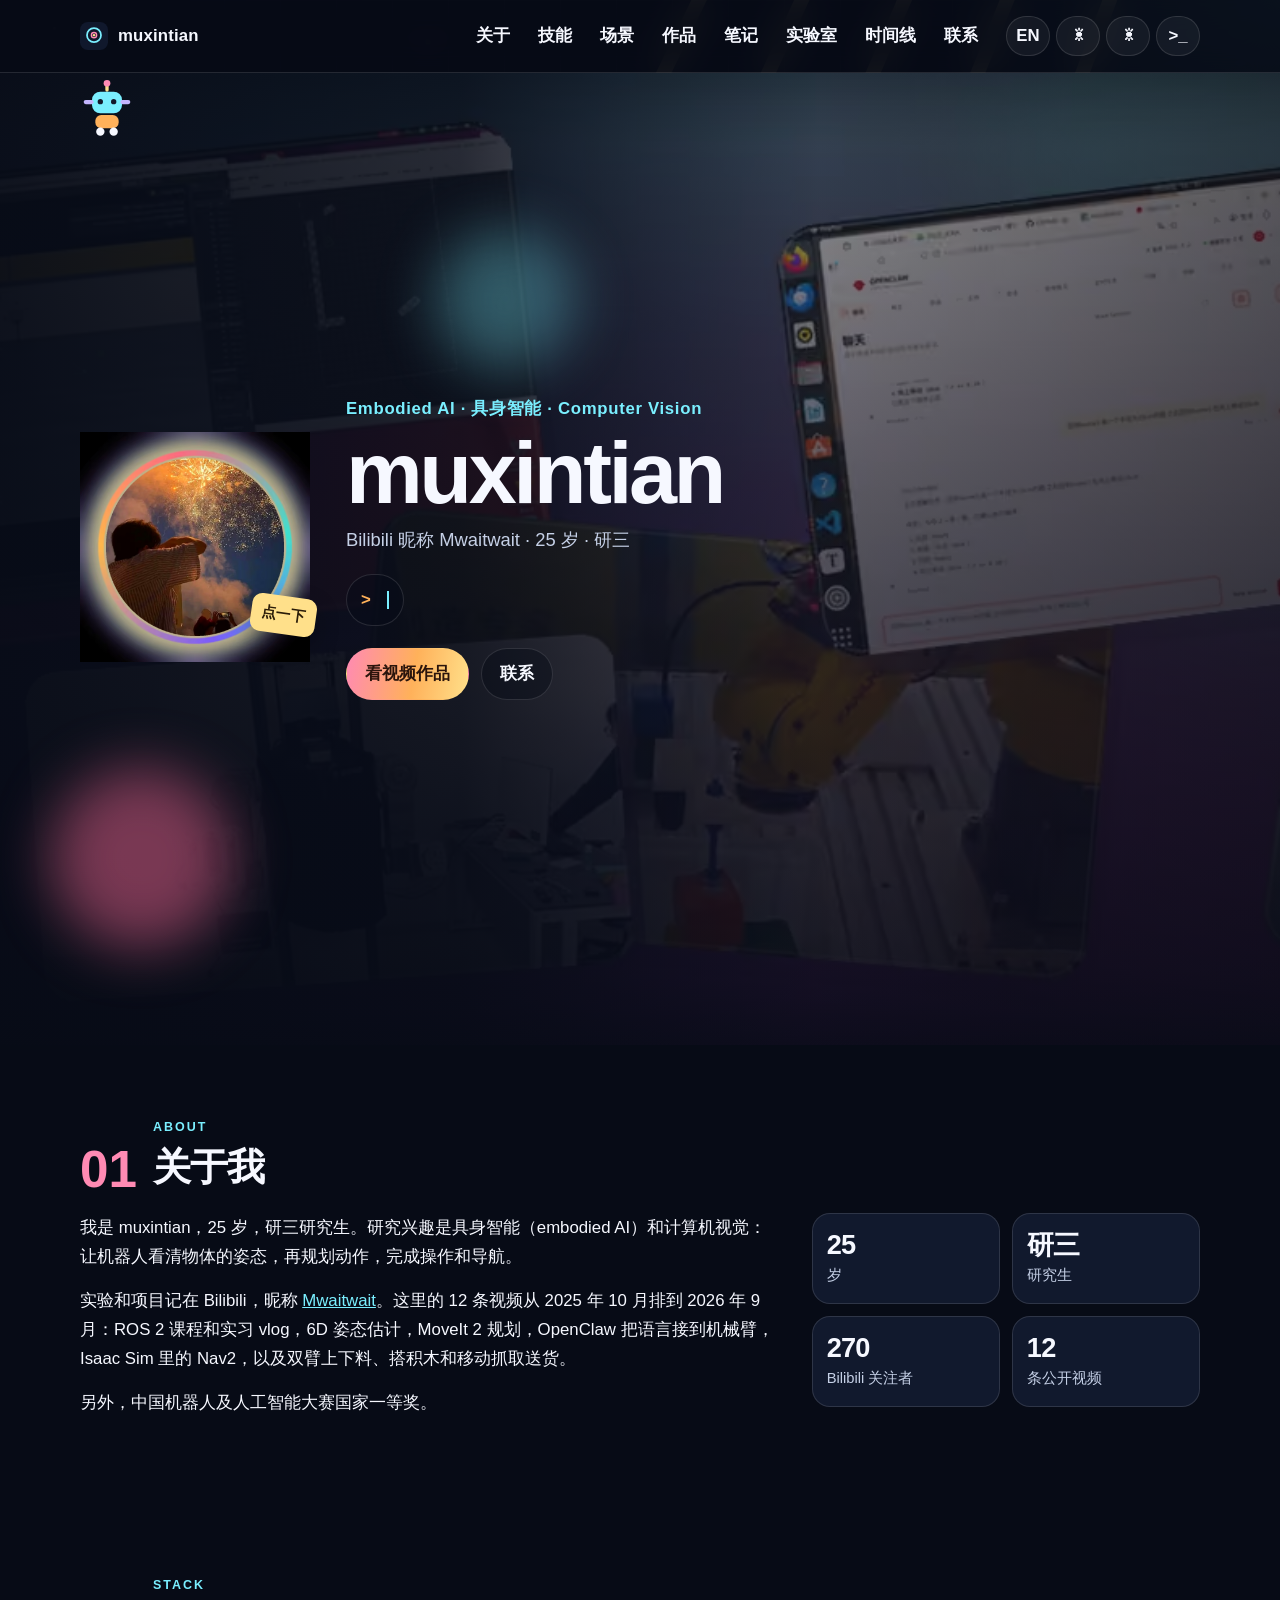
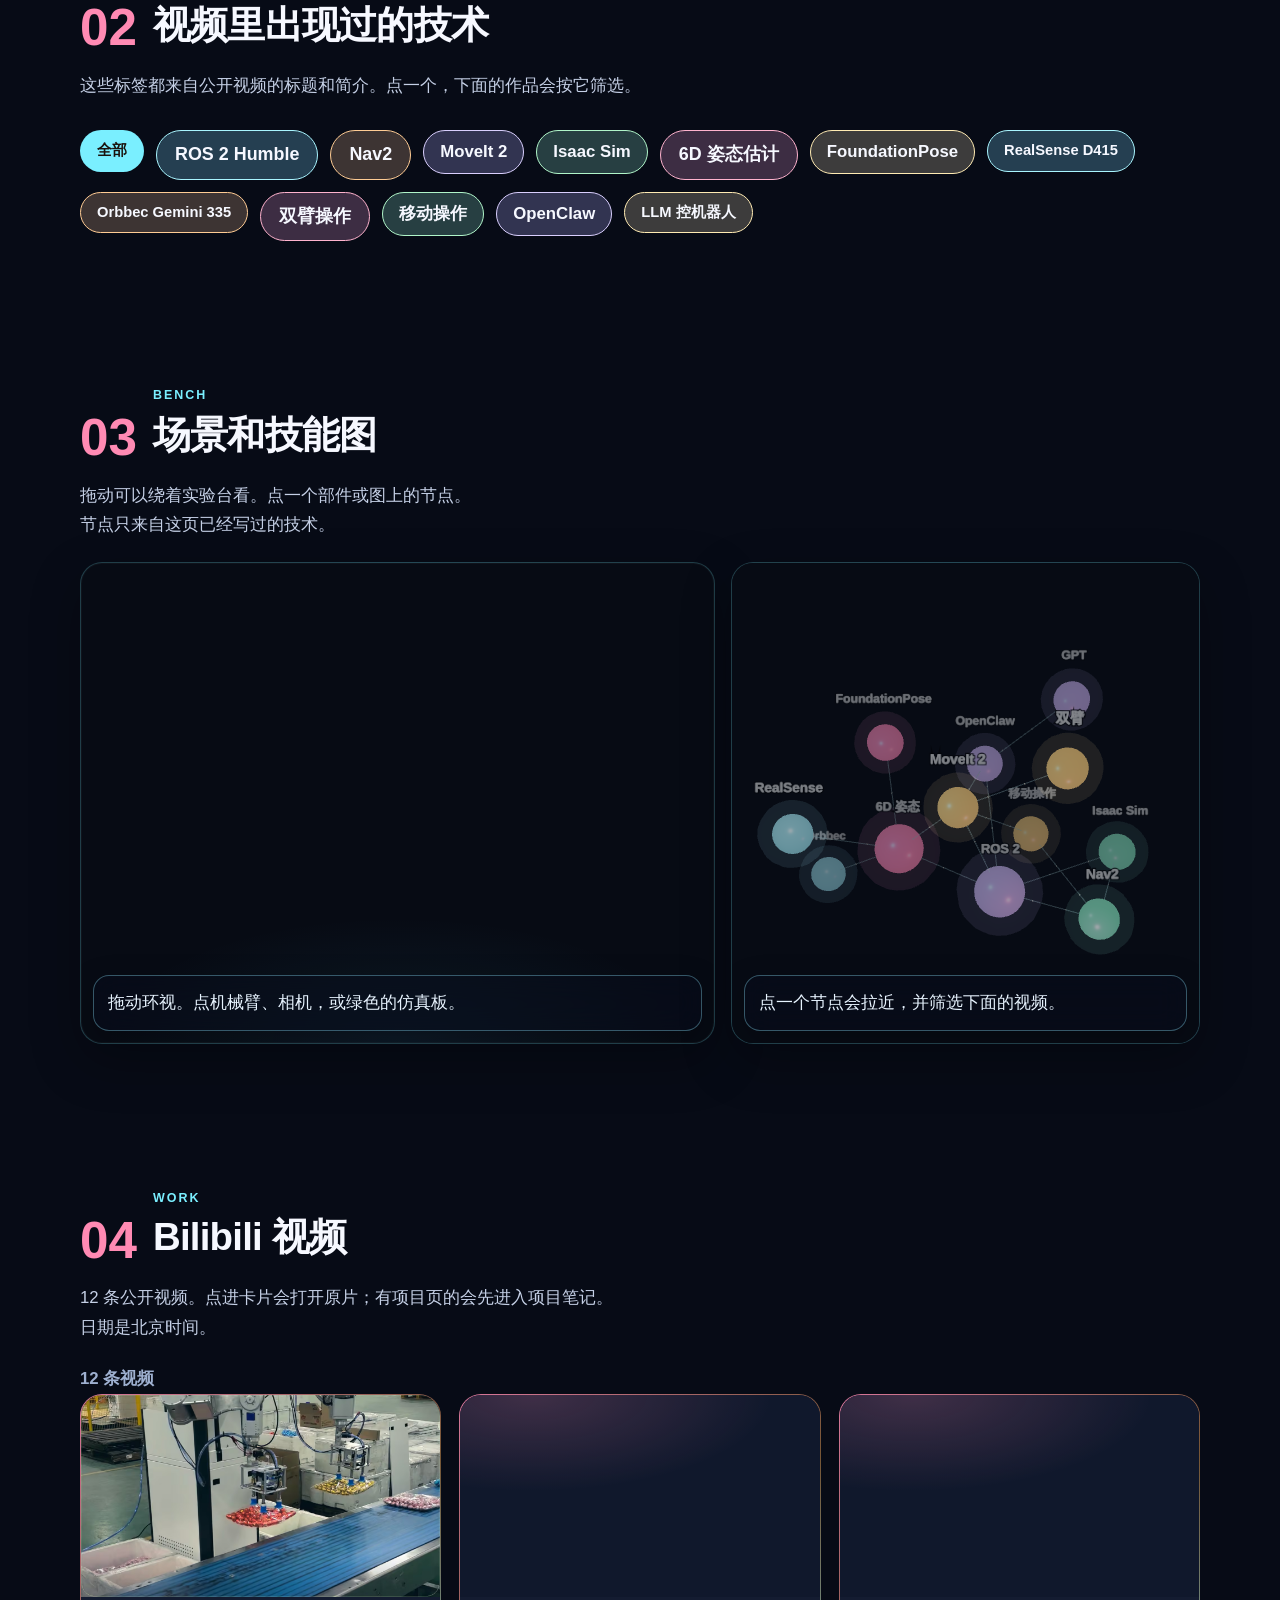
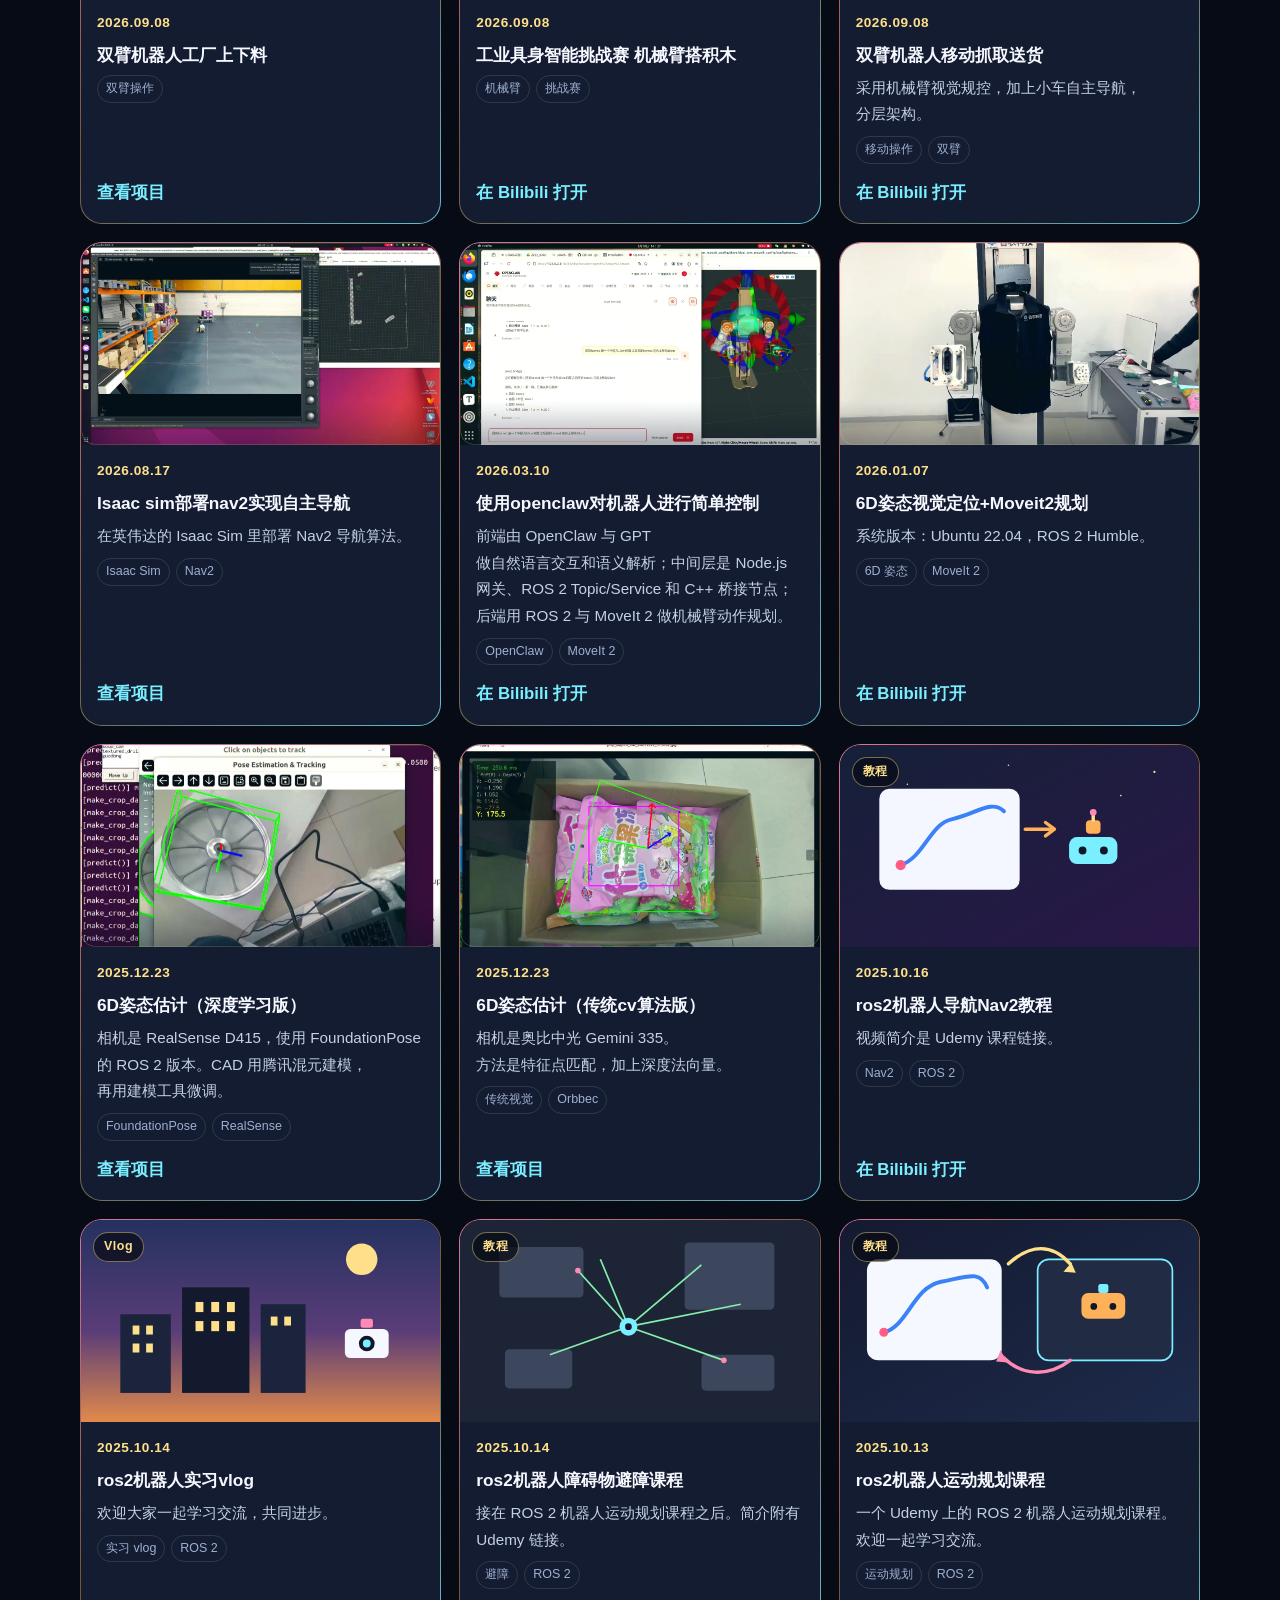
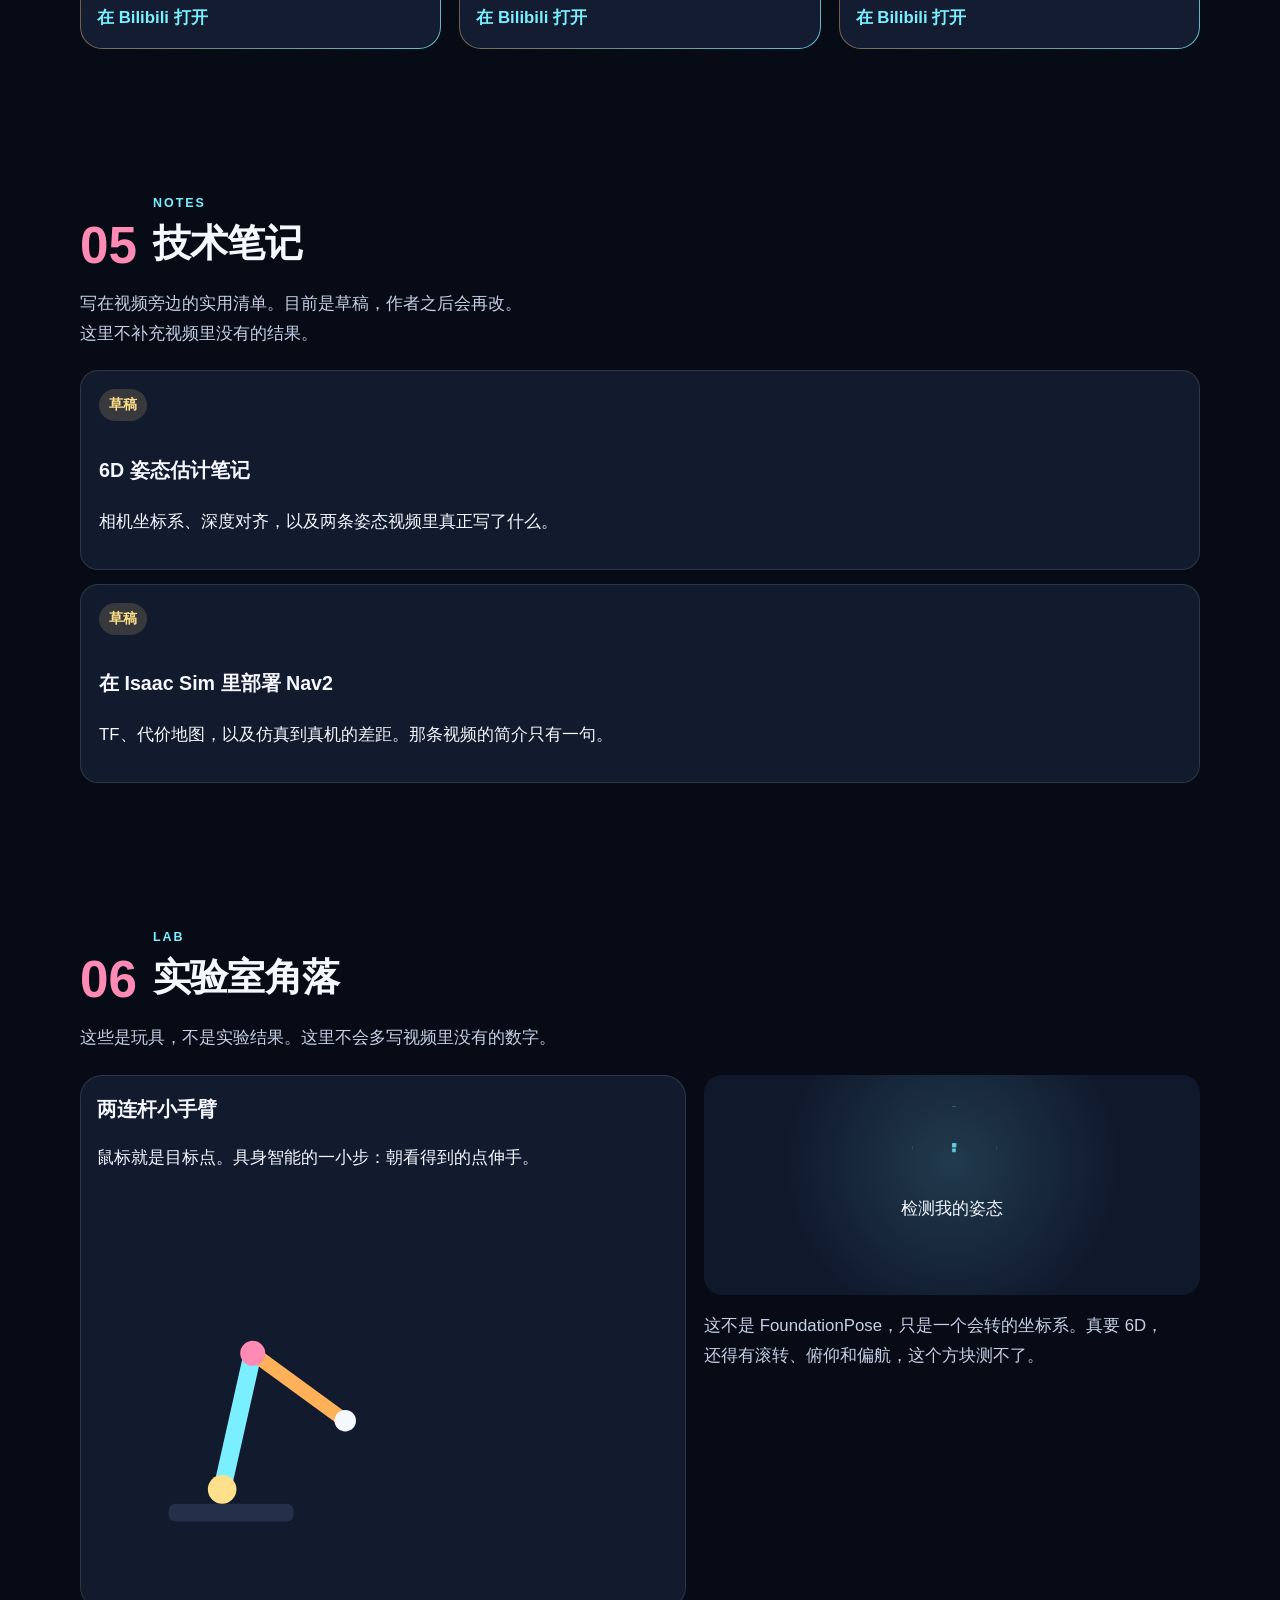
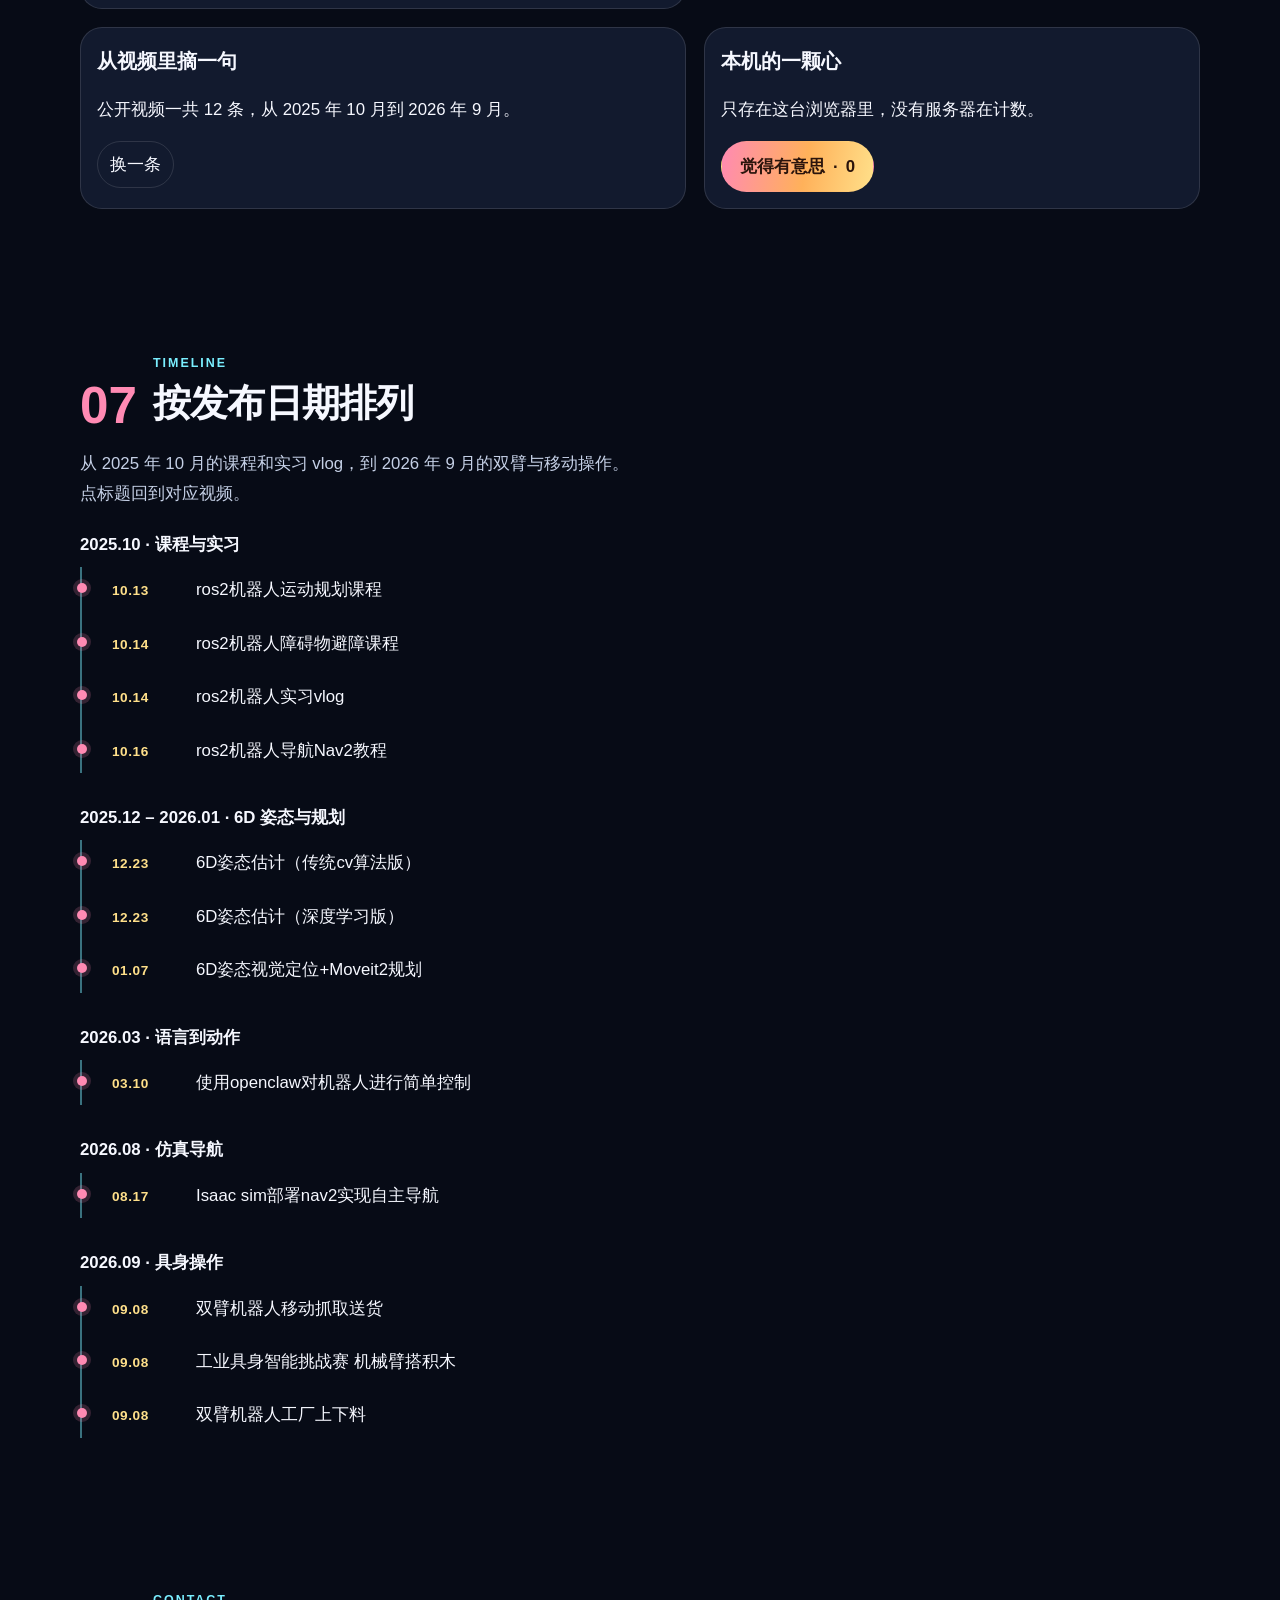
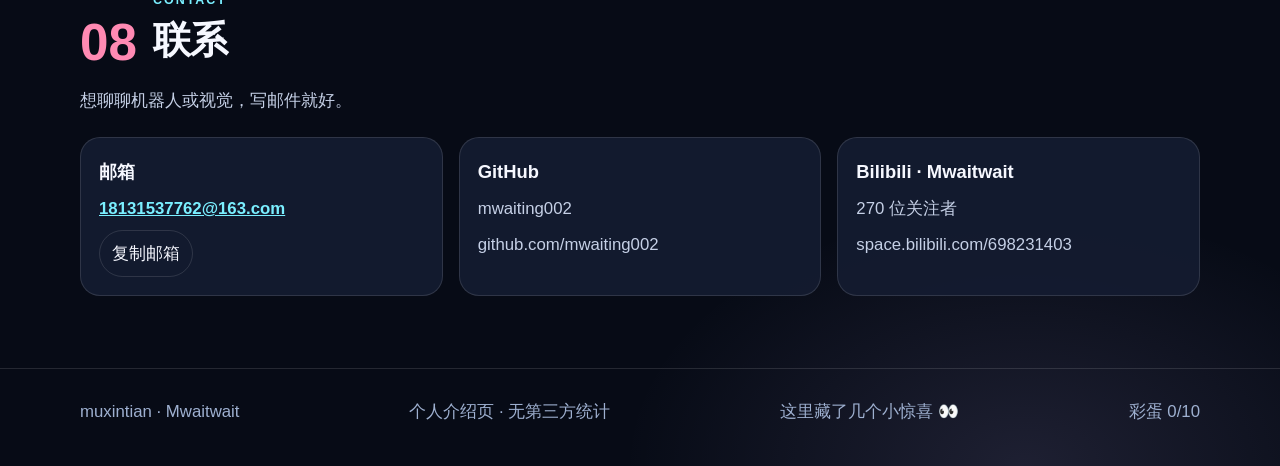
<file: index.html>
<!DOCTYPE html>
<html lang="zh-CN">
<head>
  <meta charset="utf-8">
  <meta name="viewport" content="width=device-width, initial-scale=1">
  <meta name="color-scheme" content="dark">
  <meta name="theme-color" content="#070b16">
  <meta name="author" content="muxintian">
  <meta name="description" content="muxintian（Bilibili：Mwaitwait），25 岁，研三研究生。研究具身智能与计算机视觉。" data-en-content="muxintian (Bilibili: Mwaitwait), 25, a third-year graduate student working on embodied AI and computer vision.">
  <meta property="og:title" content="muxintian · 具身智能与计算机视觉">
  <meta property="og:description" content="研三研究生，研究具身智能与计算机视觉。" data-en-content="A third-year graduate student working on embodied AI and computer vision.">
  <meta property="og:type" content="website">
  <meta property="og:locale" content="zh_CN">
  <meta property="og:url" content="https://mwaiting002.github.io/">
  <meta property="og:image" content="https://mwaiting002.github.io/assets/hero.png">
  <meta name="twitter:card" content="summary_large_image">
  <title data-en="muxintian · Embodied AI and computer vision">muxintian · 具身智能与计算机视觉</title>
  <link rel="icon" href="favicon.svg" type="image/svg+xml">
  <link rel="preload" as="image" href="assets/hero.webp" type="image/webp">
  <link rel="preload" as="image" href="assets/avatar-styled.webp" type="image/webp">
  <link rel="stylesheet" href="styles.css">
  <script type="application/ld+json">
  {
    "@context": "https://schema.org",
    "@type": "Person",
    "name": "muxintian",
    "alternateName": "Mwaitwait",
    "email": "18131537762@163.com",
    "url": "https://mwaiting002.github.io/",
    "description": "研究生，研究具身智能与计算机视觉。",
    "sameAs": [
      "https://github.com/mwaiting002",
      "https://space.bilibili.com/698231403"
    ]
  }
  </script>
</head>
<body id="top">
  <a class="skip" href="#main" data-en="Skip to content">跳到主要内容</a>
  <header class="topbar">
    <div class="wrap bar">
      <a class="brand" href="#top">
        <svg width="28" height="28" viewBox="0 0 32 32" aria-hidden="true">
          <rect width="32" height="32" rx="9" fill="#10182c"/>
          <circle cx="16" cy="15" r="8" fill="none" stroke="#7aefff" stroke-width="2"/>
          <circle cx="16" cy="15" r="3" fill="none" stroke="#ff8ab3" stroke-width="1.6"/>
          <circle cx="16" cy="15" r="1.4" fill="#ffe08a"/>
        </svg>
        muxintian
      </a>
      <nav id="site-nav" aria-label="页内导航" data-en-aria="On this page">
        <a href="#about" data-en="About">关于</a>
        <a href="#skills" data-en="Skills">技能</a>
        <a href="#bench" data-en="Bench">场景</a>
        <a href="#work" data-en="Videos">作品</a>
        <a href="#notes" data-en="Notes">笔记</a>
        <a href="#lab" data-en="Lab">实验室</a>
        <a href="#timeline" data-en="Timeline">时间线</a>
        <a href="#contact" data-en="Contact">联系</a>
      </nav>
      <div class="tools">
        <button class="tool-btn" id="lang-toggle" type="button">EN</button>
        <button class="tool-btn" id="weather-toggle" type="button" aria-label="切换天气">☀</button>
        <button class="tool-btn" id="theme-toggle" type="button" aria-label="切换日间">☀</button>
        <button class="tool-btn" id="term-toggle" type="button" aria-label="打开终端" data-en-aria="Open terminal">&gt;_</button>
      </div>
      <button class="nav-toggle" type="button" aria-expanded="false" aria-controls="site-nav">
        <span class="sr-only">打开菜单</span>
        <span class="burger" aria-hidden="true"></span>
      </button>
    </div>
  </header>

  <main id="main">
    <section class="hero" aria-labelledby="hero-title">
      <div class="hero-media">
        <picture>
          <source srcset="assets/hero.avif" type="image/avif">
          <source srcset="assets/hero.webp" type="image/webp">
          <img src="assets/hero.png" alt="" width="1600" height="600" fetchpriority="high">
        </picture>
        <div class="scan" aria-hidden="true"></div>
      </div>
      <div class="orb orb-a" aria-hidden="true"></div>
      <div class="orb orb-b" aria-hidden="true"></div>
      <div class="wrap hero-grid">
        <div class="avatar-wrap">
          <button class="avatar-btn" id="avatar-btn" type="button" aria-label="播放一个小动画" data-en-aria="Play a little animation">
            <picture>
              <source srcset="assets/avatar-styled.avif" type="image/avif">
              <source srcset="assets/avatar-styled.webp" type="image/webp">
              <img class="avatar" src="assets/avatar-styled.png" width="800" height="800" alt="muxintian 的头像：侧影举起手机拍摄烟花，外圈是彩色光环" data-en-alt="muxintian's portrait: a silhouette photographing fireworks, with a colored ring" fetchpriority="high">
            </picture>
          </button>
          <span class="sticker" data-en="boop">点一下</span>
        </div>
        <div class="hero-copy">
          <p class="kicker" data-en="Embodied AI · Computer Vision">Embodied AI · 具身智能 · Computer Vision</p>
          <h1 id="hero-title">muxintian</h1>
          <p class="nick" data-en="Bilibili · Mwaitwait · age 25 · graduate student">Bilibili 昵称 Mwaitwait · 25 岁 · 研三</p>
          <p class="tagline">
            <span class="sr-only" data-en="Researching embodied AI and computer vision.">研究具身智能与计算机视觉。</span>
            <span class="prompt" aria-hidden="true">&gt;</span>
            <span id="tagline" aria-hidden="true">研究具身智能与计算机视觉</span>
            <span class="caret" aria-hidden="true"></span>
          </p>
          <div class="hero-actions">
            <a class="btn btn-primary" href="#work" data-en="Watch the videos">看视频作品</a>
            <a class="btn btn-ghost" href="#contact" data-en="Contact">联系</a>
          </div>
        </div>
      </div>
    </section>

    <section id="about">
      <div class="wrap">
        <div class="section-head">
          <span class="sec-no" aria-hidden="true">01</span>
          <div>
            <p class="eyebrow" lang="en">About</p>
            <h2 data-en="About me">关于我</h2>
          </div>
        </div>
        <div class="about-grid">
          <div>
            <p data-en="I'm muxintian, 25, a third-year graduate student. I work on embodied AI and computer vision: seeing an object's pose, then planning motion for manipulation and navigation.">我是 muxintian，25 岁，研三研究生。研究兴趣是具身智能（embodied AI）和计算机视觉：让机器人看清物体的姿态，再规划动作，完成操作和导航。</p>
            <p data-en-html='The experiments are on Bilibili under <a href="https://space.bilibili.com/698231403">Mwaitwait</a>. These 12 videos run from October 2025 to September 2026: ROS 2 courses and an internship vlog, 6D pose estimation, MoveIt 2 planning, OpenClaw connecting language to an arm, Nav2 in Isaac Sim, plus dual-arm loading, block stacking, and mobile pick-and-deliver.'>实验和项目记在 Bilibili，昵称 <a href="https://space.bilibili.com/698231403">Mwaitwait</a>。这里的 12 条视频从 2025 年 10 月排到 2026 年 9 月：ROS 2 课程和实习 vlog，6D 姿态估计，MoveIt 2 规划，OpenClaw 把语言接到机械臂，Isaac Sim 里的 Nav2，以及双臂上下料、搭积木和移动抓取送货。</p>
            <p data-en="Also a national first prize in the China Robot and Artificial Intelligence Competition.">另外，中国机器人及人工智能大赛国家一等奖。</p>
          </div>
          <ul class="stats">
            <li><strong>25</strong><span data-en="years old">岁</span></li>
            <li><strong data-en="Year 3">研三</strong><span data-en="graduate student">研究生</span></li>
            <li><strong>270</strong><span data-en="Bilibili followers">Bilibili 关注者</span></li>
            <li><strong>12</strong><span data-en="public videos">条公开视频</span></li>
          </ul>
        </div>
      </div>
    </section>

    <section id="skills">
      <div class="wrap">
        <div class="section-head">
          <span class="sec-no" aria-hidden="true">02</span>
          <div>
            <p class="eyebrow" lang="en">Stack</p>
            <h2 data-en="Techniques that show up in the videos">视频里出现过的技术</h2>
          </div>
        </div>
        <p class="lede" data-en="These tags come from the public titles and descriptions. Click one to filter the videos below.">这些标签都来自公开视频的标题和简介。点一个，下面的作品会按它筛选。</p>
        <ul class="chips" aria-label="按技术筛选视频" data-en-aria="Filter videos by technique">
          <li><button type="button" class="sm" data-filter="all" aria-pressed="true" data-en="All">全部</button></li>
          <li><button type="button" class="lg" data-filter="ros2" style="--c:#7aefff">ROS 2 Humble</button></li>
          <li><button type="button" class="lg" data-filter="nav2" style="--c:#ffb15a">Nav2</button></li>
          <li><button type="button" data-filter="moveit" style="--c:#c4b5fd">MoveIt 2</button></li>
          <li><button type="button" data-filter="isaac" style="--c:#86efac">Isaac Sim</button></li>
          <li><button type="button" class="lg" data-filter="pose" style="--c:#ff8ab3" data-en="6D pose">6D 姿态估计</button></li>
          <li><button type="button" data-filter="foundationpose" style="--c:#ffe08a">FoundationPose</button></li>
          <li><button type="button" class="sm" data-filter="realsense" style="--c:#7aefff">RealSense D415</button></li>
          <li><button type="button" class="sm" data-filter="orbbec" style="--c:#ffb15a">Orbbec Gemini 335</button></li>
          <li><button type="button" class="lg" data-filter="dual" style="--c:#ff8ab3" data-en="Dual-arm">双臂操作</button></li>
          <li><button type="button" data-filter="mobile" style="--c:#86efac" data-en="Mobile manipulation">移动操作</button></li>
          <li><button type="button" data-filter="openclaw" style="--c:#c4b5fd">OpenClaw</button></li>
          <li><button type="button" class="sm" data-filter="llm" style="--c:#ffe08a" data-en="LLM to robot">LLM 控机器人</button></li>
        </ul>
      </div>
    </section>

    <section id="bench">
      <div class="wrap">
        <div class="section-head">
          <span class="sec-no" aria-hidden="true">03</span>
          <div>
            <p class="eyebrow" lang="en">Bench</p>
            <h2 data-en="Scene and skill graph">场景和技能图</h2>
          </div>
        </div>
        <p class="lede" data-en="Drag to orbit the lab. Click a part or a graph node. The nodes are only techniques already named on this page.">拖动可以绕着实验台看。点一个部件或图上的节点。节点只来自这页已经写过的技术。</p>
        <div class="bench-grid">
          <div class="scene-stage" id="scene-stage">
            <canvas id="scene" width="640" height="380" aria-label="可旋转的双臂实验台" data-en-aria="Orbitable dual-arm lab"></canvas>
            <div id="scene-fallback" class="scene-fallback">
              <p data-en="WebGL is unavailable. The same three notes are linked here.">这里用不了 WebGL。下面仍是那三个项目笔记。</p>
              <p><a href="projects/dual-arm-loading.html" data-en="Dual-arm loading">双臂上下料</a></p>
              <p><a href="projects/pose-6d.html" data-en="6D pose">6D 姿态</a></p>
              <p><a href="projects/isaac-nav2.html">Isaac Sim + Nav2</a></p>
            </div>
            <p id="scene-card" class="scene-card" data-en="Drag to look around. Click an arm, the camera, or the green panel.">拖动环视。点机械臂、相机，或绿色的仿真板。</p>
          </div>
          <div class="graph-stage" id="skill-graph">
            <canvas id="graph-canvas" aria-label="三维技能图" data-en-aria="3D skill graph"></canvas>
            <div id="graph-fallback" class="scene-fallback">
              <p data-en="WebGL is unavailable. The skill chips above still filter the videos.">这里用不了 WebGL。上面的技术标签仍然可以筛选视频。</p>
            </div>
            <p id="graph-note" class="note" data-en="Click a node to focus it and filter the videos.">点一个节点会拉近，并筛选下面的视频。</p>
          </div>
        </div>
      </div>
    </section>

    <section id="work">
      <div class="wrap">
        <div class="section-head">
          <span class="sec-no" aria-hidden="true">04</span>
          <div>
            <p class="eyebrow" lang="en">Work</p>
            <h2 data-en="Bilibili videos">Bilibili 视频</h2>
          </div>
        </div>
        <p class="lede" data-en="12 public videos. Cards open the video, or a project note when there is one. Dates are Beijing time.">12 条公开视频。点进卡片会打开原片；有项目页的会先进入项目笔记。日期是北京时间。</p>
        <p id="filter-status" class="filter-status" aria-live="polite">12 条视频</p>
        <div class="grid">
          <article class="card" id="v-BV1NobG69E3H" data-tags="dual">
            <a href="projects/dual-arm-loading.html">
              <div class="thumb">
                <picture><source srcset="assets/covers-styled/01-BV1NobG69E3H.avif" type="image/avif"><source srcset="assets/covers-styled/01-BV1NobG69E3H.webp" type="image/webp"><img src="assets/covers-styled/01-BV1NobG69E3H.png" alt="" width="1280" height="720" loading="lazy" decoding="async"></picture>
                <span class="vf" aria-hidden="true"></span>
                <span class="play" aria-hidden="true"><svg viewBox="0 0 24 24" width="22" height="22"><path d="M8 5v14l12-7z" fill="#fff"/></svg></span>
              </div>
              <div class="card-body">
                <time datetime="2026-09-08T11:33:50+08:00">2026.09.08</time>
                <h3 data-en="Dual-arm factory loading and unloading">双臂机器人工厂上下料</h3>
                <ul class="tags"><li data-en="Dual-arm">双臂操作</li></ul>
                <span class="card-go" data-en="View project">查看项目</span>
              </div>
            </a>
          </article>

          <article class="card" id="v-BV1NobG69EbP" data-tags="arm">
            <a href="https://www.bilibili.com/video/BV1NobG69EbP" target="_blank" rel="noopener noreferrer">
              <div class="thumb">
                <picture><source srcset="assets/covers-styled/02-BV1NobG69EbP.avif" type="image/avif"><source srcset="assets/covers-styled/02-BV1NobG69EbP.webp" type="image/webp"><img src="assets/covers-styled/02-BV1NobG69EbP.png" alt="" width="1280" height="720" loading="lazy" decoding="async"></picture>
                <span class="vf" aria-hidden="true"></span>
                <span class="play" aria-hidden="true"><svg viewBox="0 0 24 24" width="22" height="22"><path d="M8 5v14l12-7z" fill="#fff"/></svg></span>
              </div>
              <div class="card-body">
                <time datetime="2026-09-08T11:31:24+08:00">2026.09.08</time>
                <h3 data-en="Industrial embodied-AI challenge: arm block stacking">工业具身智能挑战赛 机械臂搭积木</h3>
                <ul class="tags"><li data-en="Arm">机械臂</li><li data-en="Challenge">挑战赛</li></ul>
                <span class="card-go" data-en="Open on Bilibili">在 Bilibili 打开</span>
              </div>
            </a>
          </article>

          <article class="card" id="v-BV1sfbG6pEsJ" data-tags="dual mobile nav vision">
            <a href="https://www.bilibili.com/video/BV1sfbG6pEsJ" target="_blank" rel="noopener noreferrer">
              <div class="thumb">
                <picture><source srcset="assets/covers-styled/03-BV1sfbG6pEsJ.avif" type="image/avif"><source srcset="assets/covers-styled/03-BV1sfbG6pEsJ.webp" type="image/webp"><img src="assets/covers-styled/03-BV1sfbG6pEsJ.png" alt="" width="1280" height="720" loading="lazy" decoding="async"></picture>
                <span class="vf" aria-hidden="true"></span>
                <span class="play" aria-hidden="true"><svg viewBox="0 0 24 24" width="22" height="22"><path d="M8 5v14l12-7z" fill="#fff"/></svg></span>
              </div>
              <div class="card-body">
                <time datetime="2026-09-08T11:26:22+08:00">2026.09.08</time>
                <h3 data-en="Dual-arm mobile pick-and-deliver">双臂机器人移动抓取送货</h3>
                <p class="card-desc" data-en="Arm visual planning plus mobile-base navigation, in layers.">采用机械臂视觉规控，加上小车自主导航，分层架构。</p>
                <ul class="tags"><li data-en="Mobile manipulation">移动操作</li><li data-en="Dual-arm">双臂</li></ul>
                <span class="card-go" data-en="Open on Bilibili">在 Bilibili 打开</span>
              </div>
            </a>
          </article>

          <article class="card" id="v-BV1JTbe6qEMX" data-tags="isaac nav2 sim">
            <a href="projects/isaac-nav2.html">
              <div class="thumb">
                <picture><source srcset="assets/covers-styled/04-BV1JTbe6qEMX.avif" type="image/avif"><source srcset="assets/covers-styled/04-BV1JTbe6qEMX.webp" type="image/webp"><img src="assets/covers-styled/04-BV1JTbe6qEMX.png" alt="" width="1280" height="720" loading="lazy" decoding="async"></picture>
                <span class="vf" aria-hidden="true"></span>
                <span class="play" aria-hidden="true"><svg viewBox="0 0 24 24" width="22" height="22"><path d="M8 5v14l12-7z" fill="#fff"/></svg></span>
              </div>
              <div class="card-body">
                <time datetime="2026-08-17T20:18:20+08:00">2026.08.17</time>
                <h3 data-en="Nav2 autonomous navigation in Isaac Sim">Isaac sim部署nav2实现自主导航</h3>
                <p class="card-desc" data-en="Nav2 is deployed inside NVIDIA Isaac Sim.">在英伟达的 Isaac Sim 里部署 Nav2 导航算法。</p>
                <ul class="tags"><li>Isaac Sim</li><li>Nav2</li></ul>
                <span class="card-go" data-en="View project">查看项目</span>
              </div>
            </a>
          </article>

          <article class="card" id="v-BV1T5NFzrEjh" data-tags="openclaw llm moveit ros2">
            <a href="https://www.bilibili.com/video/BV1T5NFzrEjh" target="_blank" rel="noopener noreferrer">
              <div class="thumb">
                <picture><source srcset="assets/covers-styled/05-BV1T5NFzrEjh.avif" type="image/avif"><source srcset="assets/covers-styled/05-BV1T5NFzrEjh.webp" type="image/webp"><img src="assets/covers-styled/05-BV1T5NFzrEjh.png" alt="" width="1280" height="720" loading="lazy" decoding="async"></picture>
                <span class="vf" aria-hidden="true"></span>
                <span class="play" aria-hidden="true"><svg viewBox="0 0 24 24" width="22" height="22"><path d="M8 5v14l12-7z" fill="#fff"/></svg></span>
              </div>
              <div class="card-body">
                <time datetime="2026-03-10T17:35:26+08:00">2026.03.10</time>
                <h3 data-en="Simple robot control with OpenClaw">使用openclaw对机器人进行简单控制</h3>
                <p class="card-desc" data-en="OpenClaw and GPT handle language; a Node.js gateway, ROS 2, and a C++ bridge sit in the middle; MoveIt 2 plans the arm.">前端由 OpenClaw 与 GPT 做自然语言交互和语义解析；中间层是 Node.js 网关、ROS 2 Topic/Service 和 C++ 桥接节点；后端用 ROS 2 与 MoveIt 2 做机械臂动作规划。</p>
                <ul class="tags"><li>OpenClaw</li><li>MoveIt 2</li></ul>
                <span class="card-go" data-en="Open on Bilibili">在 Bilibili 打开</span>
              </div>
            </a>
          </article>

          <article class="card" id="v-BV1UziyBcE7b" data-tags="pose moveit ros2 vision">
            <a href="https://www.bilibili.com/video/BV1UziyBcE7b" target="_blank" rel="noopener noreferrer">
              <div class="thumb">
                <picture><source srcset="assets/covers-styled/06-BV1UziyBcE7b.avif" type="image/avif"><source srcset="assets/covers-styled/06-BV1UziyBcE7b.webp" type="image/webp"><img src="assets/covers-styled/06-BV1UziyBcE7b.png" alt="" width="1280" height="720" loading="lazy" decoding="async"></picture>
                <span class="vf" aria-hidden="true"></span>
                <span class="play" aria-hidden="true"><svg viewBox="0 0 24 24" width="22" height="22"><path d="M8 5v14l12-7z" fill="#fff"/></svg></span>
              </div>
              <div class="card-body">
                <time datetime="2026-01-07T22:47:15+08:00">2026.01.07</time>
                <h3 data-en="6D visual localization + MoveIt 2 planning">6D姿态视觉定位+Moveit2规划</h3>
                <p class="card-desc" data-en="The note only lists Ubuntu 22.04 and ROS 2 Humble.">系统版本：Ubuntu 22.04，ROS 2 Humble。</p>
                <ul class="tags"><li data-en="6D pose">6D 姿态</li><li>MoveIt 2</li></ul>
                <span class="card-go" data-en="Open on Bilibili">在 Bilibili 打开</span>
              </div>
            </a>
          </article>

          <article class="card" id="v-BV1unBNBZEmL" data-tags="pose foundationpose realsense ros2 vision">
            <a href="projects/pose-6d.html">
              <div class="thumb">
                <picture><source srcset="assets/covers-styled/07-BV1unBNBZEmL.avif" type="image/avif"><source srcset="assets/covers-styled/07-BV1unBNBZEmL.webp" type="image/webp"><img src="assets/covers-styled/07-BV1unBNBZEmL.png" alt="" width="1280" height="720" loading="lazy" decoding="async"></picture>
                <span class="vf" aria-hidden="true"></span>
                <span class="play" aria-hidden="true"><svg viewBox="0 0 24 24" width="22" height="22"><path d="M8 5v14l12-7z" fill="#fff"/></svg></span>
              </div>
              <div class="card-body">
                <time datetime="2025-12-23T11:49:48+08:00">2025.12.23</time>
                <h3 data-en="6D pose estimation (deep learning)">6D姿态估计（深度学习版）</h3>
                <p class="card-desc" data-en="RealSense D415 and the ROS 2 build of FoundationPose. CAD from Tencent Hunyuan, then a modeling-tool tweak.">相机是 RealSense D415，使用 FoundationPose 的 ROS 2 版本。CAD 用腾讯混元建模，再用建模工具微调。</p>
                <ul class="tags"><li>FoundationPose</li><li>RealSense</li></ul>
                <span class="card-go" data-en="View project">查看项目</span>
              </div>
            </a>
          </article>

          <article class="card" id="v-BV1XoBNBAEbE" data-tags="pose orbbec vision">
            <a href="projects/pose-6d.html">
              <div class="thumb">
                <picture><source srcset="assets/covers-styled/08-BV1XoBNBAEbE.avif" type="image/avif"><source srcset="assets/covers-styled/08-BV1XoBNBAEbE.webp" type="image/webp"><img src="assets/covers-styled/08-BV1XoBNBAEbE.png" alt="" width="1280" height="720" loading="lazy" decoding="async"></picture>
                <span class="vf" aria-hidden="true"></span>
                <span class="play" aria-hidden="true"><svg viewBox="0 0 24 24" width="22" height="22"><path d="M8 5v14l12-7z" fill="#fff"/></svg></span>
              </div>
              <div class="card-body">
                <time datetime="2025-12-23T11:38:03+08:00">2025.12.23</time>
                <h3 data-en="6D pose estimation (classical CV)">6D姿态估计（传统cv算法版）</h3>
                <p class="card-desc" data-en="Orbbec Gemini 335. The method is feature matching plus depth normals.">相机是奥比中光 Gemini 335。方法是特征点匹配，加上深度法向量。</p>
                <ul class="tags"><li data-en="Classical vision">传统视觉</li><li>Orbbec</li></ul>
                <span class="card-go" data-en="View project">查看项目</span>
              </div>
            </a>
          </article>

          <article class="card" id="v-BV1ZDWqzjEra" data-tags="nav2 ros2 course">
            <a href="https://www.bilibili.com/video/BV1ZDWqzjEra" target="_blank" rel="noopener noreferrer">
              <div class="thumb poster">
                <svg viewBox="0 0 640 360" preserveAspectRatio="xMidYMid slice" aria-hidden="true" focusable="false">
                  <defs>
                    <linearGradient id="gNav" x1="0" y1="0" x2="1" y2="1">
                      <stop offset="0" stop-color="#152038"/>
                      <stop offset="1" stop-color="#2a1748"/>
                    </linearGradient>
                  </defs>
                  <rect width="640" height="360" fill="url(#gNav)"/>
                  <g fill="#ffe08a">
                    <circle cx="48" cy="42" r="2"/><circle cx="120" cy="70" r="1.4"/><circle cx="560" cy="48" r="2"/><circle cx="500" cy="90" r="1.5"/><circle cx="300" cy="36" r="1.3"/>
                  </g>
                  <rect x="70" y="78" width="250" height="180" rx="18" fill="#f4f7ff"/>
                  <path d="M108 214 C 150 200, 160 140, 200 132 S 270 96, 292 118" fill="none" stroke="#3b82f6" stroke-width="7" stroke-linecap="round"/>
                  <circle cx="108" cy="214" r="9" fill="#ff5d86"/>
                  <g transform="translate(390 118)">
                    <rect x="18" y="46" width="86" height="48" rx="14" fill="#7aefff"/>
                    <circle cx="42" cy="70" r="7" fill="#12182b"/>
                    <circle cx="80" cy="70" r="7" fill="#12182b"/>
                    <rect x="48" y="16" width="26" height="24" rx="7" fill="#ffb15a"/>
                    <rect x="58" y="2" width="6" height="16" fill="#ffe08a"/>
                    <circle cx="61" cy="2" r="6" fill="#ff8ab3"/>
                  </g>
                  <path d="M330 150h48" stroke="#ffb15a" stroke-width="6" stroke-linecap="round"/>
                  <path d="M366 138l16 12-16 12" fill="none" stroke="#ffb15a" stroke-width="6" stroke-linecap="round" stroke-linejoin="round"/>
                </svg>
                <span class="ribbon" data-en="Tutorial">教程</span>
                <span class="vf" aria-hidden="true"></span>
                <span class="play" aria-hidden="true"><svg viewBox="0 0 24 24" width="22" height="22"><path d="M8 5v14l12-7z" fill="#fff"/></svg></span>
              </div>
              <div class="card-body">
                <time datetime="2025-10-16T18:23:24+08:00">2025.10.16</time>
                <h3 data-en="ROS 2 Nav2 navigation tutorial">ros2机器人导航Nav2教程</h3>
                <p class="card-desc" data-en="The description is a Udemy course link.">视频简介是 Udemy 课程链接。</p>
                <ul class="tags"><li>Nav2</li><li>ROS 2</li></ul>
                <span class="card-go" data-en="Open on Bilibili">在 Bilibili 打开</span>
              </div>
            </a>
          </article>

          <article class="card" id="v-BV1L448zhEHk" data-tags="vlog ros2">
            <a href="https://www.bilibili.com/video/BV1L448zhEHk" target="_blank" rel="noopener noreferrer">
              <div class="thumb poster">
                <svg viewBox="0 0 640 360" preserveAspectRatio="xMidYMid slice" aria-hidden="true" focusable="false">
                  <defs>
                    <linearGradient id="gVlog" x1="0" y1="0" x2="0" y2="1">
                      <stop offset="0" stop-color="#24315f"/>
                      <stop offset="0.55" stop-color="#5a3d78"/>
                      <stop offset="1" stop-color="#e28a4a"/>
                    </linearGradient>
                  </defs>
                  <rect width="640" height="360" fill="url(#gVlog)"/>
                  <circle cx="500" cy="70" r="28" fill="#ffe08a"/>
                  <rect x="70" y="168" width="90" height="140" fill="#1b243c"/>
                  <rect x="180" y="120" width="120" height="188" fill="#141a2e"/>
                  <rect x="320" y="150" width="80" height="158" fill="#1b243c"/>
                  <g fill="#ffe08a">
                    <rect x="92" y="188" width="12" height="16"/><rect x="116" y="188" width="12" height="16"/>
                    <rect x="92" y="220" width="12" height="16"/><rect x="116" y="220" width="12" height="16"/>
                    <rect x="204" y="146" width="14" height="18"/><rect x="232" y="146" width="14" height="18"/><rect x="260" y="146" width="14" height="18"/>
                    <rect x="204" y="180" width="14" height="18"/><rect x="232" y="180" width="14" height="18"/><rect x="260" y="180" width="14" height="18"/>
                    <rect x="338" y="172" width="12" height="16"/><rect x="362" y="172" width="12" height="16"/>
                  </g>
                  <g transform="translate(470 176)">
                    <rect x="0" y="18" width="78" height="52" rx="10" fill="#f6f8ff"/>
                    <circle cx="39" cy="44" r="14" fill="#12182b"/>
                    <circle cx="39" cy="44" r="7" fill="#7aefff"/>
                    <rect x="28" y="0" width="22" height="16" rx="4" fill="#ff8ab3"/>
                  </g>
                </svg>
                <span class="ribbon">Vlog</span>
                <span class="vf" aria-hidden="true"></span>
                <span class="play" aria-hidden="true"><svg viewBox="0 0 24 24" width="22" height="22"><path d="M8 5v14l12-7z" fill="#fff"/></svg></span>
              </div>
              <div class="card-body">
                <time datetime="2025-10-14T22:20:36+08:00">2025.10.14</time>
                <h3 data-en="ROS 2 robot internship vlog">ros2机器人实习vlog</h3>
                <p class="card-desc" data-en="The note invites people to learn and exchange ideas.">欢迎大家一起学习交流，共同进步。</p>
                <ul class="tags"><li data-en="Internship vlog">实习 vlog</li><li>ROS 2</li></ul>
                <span class="card-go" data-en="Open on Bilibili">在 Bilibili 打开</span>
              </div>
            </a>
          </article>

          <article class="card" id="v-BV1ZP49zYEL8" data-tags="ros2 course avoid">
            <a href="https://www.bilibili.com/video/BV1ZP49zYEL8" target="_blank" rel="noopener noreferrer">
              <div class="thumb poster">
                <svg viewBox="0 0 640 360" preserveAspectRatio="xMidYMid slice" aria-hidden="true" focusable="false">
                  <rect width="640" height="360" fill="#1c2436"/>
                  <rect x="70" y="48" width="150" height="90" rx="8" fill="#3c465c"/>
                  <rect x="400" y="40" width="160" height="120" rx="8" fill="#3c465c"/>
                  <rect x="80" y="230" width="120" height="70" rx="8" fill="#3c465c"/>
                  <rect x="430" y="240" width="130" height="64" rx="8" fill="#3c465c"/>
                  <g stroke="#86efac" stroke-width="3" fill="none">
                    <path d="M300 190 L210 90"/><path d="M300 190 L250 70"/><path d="M300 190 L430 80"/><path d="M300 190 L500 150"/><path d="M300 190 L160 240"/><path d="M300 190 L470 250"/>
                  </g>
                  <circle cx="300" cy="190" r="16" fill="#7aefff"/>
                  <circle cx="300" cy="190" r="6" fill="#12182b"/>
                  <circle cx="210" cy="90" r="5" fill="#ff8ab3"/>
                  <circle cx="470" cy="250" r="5" fill="#ff8ab3"/>
                </svg>
                <span class="ribbon" data-en="Tutorial">教程</span>
                <span class="vf" aria-hidden="true"></span>
                <span class="play" aria-hidden="true"><svg viewBox="0 0 24 24" width="22" height="22"><path d="M8 5v14l12-7z" fill="#fff"/></svg></span>
              </div>
              <div class="card-body">
                <time datetime="2025-10-14T14:27:16+08:00">2025.10.14</time>
                <h3 data-en="ROS 2 robot obstacle-avoidance course">ros2机器人障碍物避障课程</h3>
                <p class="card-desc" data-en="It follows the ROS 2 motion-planning course. The description includes a Udemy link.">接在 ROS 2 机器人运动规划课程之后。简介附有 Udemy 链接。</p>
                <ul class="tags"><li data-en="Avoidance">避障</li><li>ROS 2</li></ul>
                <span class="card-go" data-en="Open on Bilibili">在 Bilibili 打开</span>
              </div>
            </a>
          </article>

          <article class="card" id="v-BV1Ak42zsEny" data-tags="ros2 course plan">
            <a href="https://www.bilibili.com/video/BV1Ak42zsEny" target="_blank" rel="noopener noreferrer">
              <div class="thumb poster">
                <svg viewBox="0 0 640 360" preserveAspectRatio="xMidYMid slice" aria-hidden="true" focusable="false">
                  <defs>
                    <linearGradient id="gPlan" x1="0" y1="0" x2="1" y2="1">
                      <stop offset="0" stop-color="#141a30"/>
                      <stop offset="1" stop-color="#1d2a4a"/>
                    </linearGradient>
                  </defs>
                  <rect width="640" height="360" fill="url(#gPlan)"/>
                  <rect x="48" y="70" width="240" height="180" rx="20" fill="#f6f8ff"/>
                  <path d="M78 200 C 120 190, 130 120, 180 110 S 250 90, 262 120" fill="none" stroke="#3b82f6" stroke-width="7" stroke-linecap="round"/>
                  <circle cx="78" cy="200" r="8" fill="#ff5d86"/>
                  <rect x="352" y="70" width="240" height="180" rx="20" fill="#222b44" stroke="#7aefff" stroke-width="3"/>
                  <g transform="translate(430 130)">
                    <rect width="78" height="46" rx="12" fill="#ffb15a"/>
                    <circle cx="22" cy="24" r="6" fill="#12182b"/>
                    <circle cx="56" cy="24" r="6" fill="#12182b"/>
                    <rect x="30" y="-16" width="18" height="16" rx="4" fill="#7aefff"/>
                  </g>
                  <path d="M300 78c40-36 78-36 110 0" fill="none" stroke="#ffe08a" stroke-width="6" stroke-linecap="round"/>
                  <path d="M398 92l14-16 8 18" fill="#ffe08a"/>
                  <path d="M410 250c-40 30-86 28-120-6" fill="none" stroke="#ff8ab3" stroke-width="6" stroke-linecap="round"/>
                  <path d="M286 232l-8 20 20 2" fill="#ff8ab3"/>
                </svg>
                <span class="ribbon" data-en="Tutorial">教程</span>
                <span class="vf" aria-hidden="true"></span>
                <span class="play" aria-hidden="true"><svg viewBox="0 0 24 24" width="22" height="22"><path d="M8 5v14l12-7z" fill="#fff"/></svg></span>
              </div>
              <div class="card-body">
                <time datetime="2025-10-13T18:15:42+08:00">2025.10.13</time>
                <h3 data-en="ROS 2 robot motion-planning course">ros2机器人运动规划课程</h3>
                <p class="card-desc" data-en="A Udemy course on ROS 2 robot motion planning. The note welcomes people to learn together.">一个 Udemy 上的 ROS 2 机器人运动规划课程。欢迎一起学习交流。</p>
                <ul class="tags"><li data-en="Motion planning">运动规划</li><li>ROS 2</li></ul>
                <span class="card-go" data-en="Open on Bilibili">在 Bilibili 打开</span>
              </div>
            </a>
          </article>
        </div>
        <p id="empty-filter" class="empty" hidden data-en="No videos for this tag.">这个标签下没有对应视频。</p>
      </div>
    </section>

    <section id="notes">
      <div class="wrap">
        <div class="section-head">
          <span class="sec-no" aria-hidden="true">05</span>
          <div>
            <p class="eyebrow" lang="en">Notes</p>
            <h2 data-en="Technical notes">技术笔记</h2>
          </div>
        </div>
        <p class="lede" data-en="Practical checklists next to the videos. Drafts, for the author to refine. They do not add results the videos did not publish.">写在视频旁边的实用清单。目前是草稿，作者之后会再改。这里不补充视频里没有的结果。</p>
        <div class="note-list">
          <a class="note-card" href="notes/6d-pose.html">
            <p class="draft" data-en="Draft">草稿</p>
            <h3 data-en="Notes on 6D pose estimation">6D 姿态估计笔记</h3>
            <p data-en="Camera frames, depth alignment, and what the two pose videos actually name.">相机坐标系、深度对齐，以及两条姿态视频里真正写了什么。</p>
          </a>
          <a class="note-card" href="notes/isaac-nav2.html">
            <p class="draft" data-en="Draft">草稿</p>
            <h3 data-en="Notes on Nav2 inside Isaac Sim">在 Isaac Sim 里部署 Nav2</h3>
            <p data-en="TF, costmaps, and the sim-to-real gap. The video itself is one sentence.">TF、代价地图，以及仿真到真机的差距。那条视频的简介只有一句。</p>
          </a>
        </div>
      </div>
    </section>

    <section id="lab">
      <div class="wrap">
        <div class="section-head">
          <span class="sec-no" aria-hidden="true">06</span>
          <div>
            <p class="eyebrow" lang="en">Lab</p>
            <h2 data-en="A small lab bench">实验室角落</h2>
          </div>
        </div>
        <p class="lede" data-en="Toys, not results. Nothing here adds a number that the videos did not publish.">这些是玩具，不是实验结果。这里不会多写视频里没有的数字。</p>
        <div class="lab-grid">
          <div class="toy">
            <h3 data-en="Two-link arm">两连杆小手臂</h3>
            <p data-en="The cursor is the target. Embodied AI, toy-sized: reach toward the point you can see.">鼠标就是目标点。具身智能的一小步：朝看得到的点伸手。</p>
            <svg id="arm-svg" class="arm-svg" viewBox="0 0 320 220" role="img" aria-label="两连杆机械臂，跟着指针走" data-en-aria="A two-link arm that follows the pointer">
              <rect x="40" y="176" width="70" height="10" rx="4" fill="#243049"/>
              <line id="link1" x1="70" y1="168" x2="140" y2="120" stroke="#7aefff" stroke-width="10" stroke-linecap="round"/>
              <line id="link2" x1="140" y1="120" x2="190" y2="70" stroke="#ffb15a" stroke-width="8" stroke-linecap="round"/>
              <circle id="j0" cx="70" cy="168" r="8" fill="#ffe08a"/>
              <circle id="j1" cx="140" cy="120" r="7" fill="#ff8ab3"/>
              <circle id="tip" cx="190" cy="70" r="6" fill="#f6f8ff"/>
            </svg>
          </div>
          <div>
            <button class="pose-stage" id="pose-stage" type="button">
              <span class="cube" aria-hidden="true"><i></i><i></i><i></i><i></i><i></i><i></i></span>
              <span class="axes" aria-hidden="true"><b>X</b><b>Y</b><b>Z</b></span>
              <span data-en="Detect my pose">检测我的姿态</span>
            </button>
            <p class="note" data-en="Not FoundationPose. Just a spinning frame. 6D would also need roll, pitch, and yaw, and this cube does not measure them.">这不是 FoundationPose，只是一个会转的坐标系。真要 6D，还得有滚转、俯仰和偏航，这个方块测不了。</p>
          </div>
          <article class="fact-card">
            <h3 data-en="From the videos">从视频里摘一句</h3>
            <p id="fact-body">公开视频一共 12 条，从 2025 年 10 月到 2026 年 9 月。</p>
            <button class="copy" id="fact-next" type="button" data-en="Another one">换一条</button>
          </article>
          <article class="like-card">
            <h3 data-en="A local heart">本机的一颗心</h3>
            <p data-en="Stored only in this browser. There is no server counting it.">只存在这台浏览器里，没有服务器在计数。</p>
            <button class="btn btn-primary" id="like-btn" type="button"><span data-en="Like">觉得有意思</span> · <span id="like-count">0</span></button>
          </article>
        </div>
      </div>
    </section>

    <section id="timeline">
      <div class="wrap">
        <div class="section-head">
          <span class="sec-no" aria-hidden="true">07</span>
          <div>
            <p class="eyebrow" lang="en">Timeline</p>
            <h2 data-en="By publish date">按发布日期排列</h2>
          </div>
        </div>
        <p class="lede" data-en="From the October 2025 courses and internship vlog to the September 2026 manipulation videos. A title jumps back to that card.">从 2025 年 10 月的课程和实习 vlog，到 2026 年 9 月的双臂与移动操作。点标题回到对应视频。</p>
        <div class="timeline">
          <div class="tl-group">
            <h3 data-en="2025.10 · Courses and internship">2025.10 · 课程与实习</h3>
            <ol class="tl">
              <li><a href="#v-BV1Ak42zsEny"><time datetime="2025-10-13">10.13</time><span data-en="ROS 2 robot motion-planning course">ros2机器人运动规划课程</span></a></li>
              <li><a href="#v-BV1ZP49zYEL8"><time datetime="2025-10-14">10.14</time><span data-en="ROS 2 robot obstacle-avoidance course">ros2机器人障碍物避障课程</span></a></li>
              <li><a href="#v-BV1L448zhEHk"><time datetime="2025-10-14">10.14</time><span data-en="ROS 2 robot internship vlog">ros2机器人实习vlog</span></a></li>
              <li><a href="#v-BV1ZDWqzjEra"><time datetime="2025-10-16">10.16</time><span data-en="ROS 2 Nav2 navigation tutorial">ros2机器人导航Nav2教程</span></a></li>
            </ol>
          </div>
          <div class="tl-group">
            <h3 data-en="2025.12 – 2026.01 · 6D pose and planning">2025.12 – 2026.01 · 6D 姿态与规划</h3>
            <ol class="tl">
              <li><a href="#v-BV1XoBNBAEbE"><time datetime="2025-12-23">12.23</time><span data-en="6D pose estimation (classical CV)">6D姿态估计（传统cv算法版）</span></a></li>
              <li><a href="#v-BV1unBNBZEmL"><time datetime="2025-12-23">12.23</time><span data-en="6D pose estimation (deep learning)">6D姿态估计（深度学习版）</span></a></li>
              <li><a href="#v-BV1UziyBcE7b"><time datetime="2026-01-07">01.07</time><span data-en="6D visual localization + MoveIt 2 planning">6D姿态视觉定位+Moveit2规划</span></a></li>
            </ol>
          </div>
          <div class="tl-group">
            <h3 data-en="2026.03 · Language to motion">2026.03 · 语言到动作</h3>
            <ol class="tl">
              <li><a href="#v-BV1T5NFzrEjh"><time datetime="2026-03-10">03.10</time><span data-en="Simple robot control with OpenClaw">使用openclaw对机器人进行简单控制</span></a></li>
            </ol>
          </div>
          <div class="tl-group">
            <h3 data-en="2026.08 · Navigation in simulation">2026.08 · 仿真导航</h3>
            <ol class="tl">
              <li><a href="#v-BV1JTbe6qEMX"><time datetime="2026-08-17">08.17</time><span data-en="Nav2 autonomous navigation in Isaac Sim">Isaac sim部署nav2实现自主导航</span></a></li>
            </ol>
          </div>
          <div class="tl-group">
            <h3 data-en="2026.09 · Embodied manipulation">2026.09 · 具身操作</h3>
            <ol class="tl">
              <li><a href="#v-BV1sfbG6pEsJ"><time datetime="2026-09-08">09.08</time><span data-en="Dual-arm mobile pick-and-deliver">双臂机器人移动抓取送货</span></a></li>
              <li><a href="#v-BV1NobG69EbP"><time datetime="2026-09-08">09.08</time><span data-en="Industrial embodied-AI challenge: arm block stacking">工业具身智能挑战赛 机械臂搭积木</span></a></li>
              <li><a href="#v-BV1NobG69E3H"><time datetime="2026-09-08">09.08</time><span data-en="Dual-arm factory loading and unloading">双臂机器人工厂上下料</span></a></li>
            </ol>
          </div>
        </div>
      </div>
    </section>

    <section id="contact">
      <div class="wrap">
        <div class="section-head">
          <span class="sec-no" aria-hidden="true">08</span>
          <div>
            <p class="eyebrow" lang="en">Contact</p>
            <h2 data-en="Contact">联系</h2>
          </div>
        </div>
        <p class="lede" data-en="To talk about robots or vision, email works.">想聊聊机器人或视觉，写邮件就好。</p>
        <div class="contact-grid">
          <div class="contact-card">
            <strong data-en="Email">邮箱</strong>
            <a class="mail-link" href="mailto:18131537762@163.com">18131537762@163.com</a>
            <button class="copy" id="copy-email" type="button" data-en="Copy email">复制邮箱</button>
          </div>
          <a class="contact-card" href="https://github.com/mwaiting002">
            <strong>GitHub</strong>
            <span>mwaiting002</span>
            <span>github.com/mwaiting002</span>
          </a>
          <a class="contact-card" href="https://space.bilibili.com/698231403">
            <strong>Bilibili · Mwaitwait</strong>
            <span data-en="270 followers">270 位关注者</span>
            <span>space.bilibili.com/698231403</span>
          </a>
        </div>
      </div>
    </section>
  </main>

  <footer class="site-footer">
    <div class="wrap">
      <p>muxintian · Mwaitwait</p>
      <p data-en="Personal page · no third-party analytics">个人介绍页 · 无第三方统计</p>
      <p data-en="There are some hidden surprises here 👀">这里藏了几个小惊喜 👀</p>
      <p data-egg-count>彩蛋 0/10</p>
    </div>
  </footer>
  <script src="i18n.js"></script>
  <script src="script.js"></script>
  <script defer src="extras.js"></script>
  <script>
    (function () {
      var node = document.getElementById("bench");
      var started = false;
      function load() {
        if (started) return;
        started = true;
        import("./scene.js");
        import("./graph.js");
      }
      if (!node || !("IntersectionObserver" in window)) {
        load();
        return;
      }
      var watcher = new IntersectionObserver(function (entries) {
        if (entries.some(function (entry) { return entry.isIntersecting; })) {
          load();
          watcher.disconnect();
        }
      }, { rootMargin: "240px" });
      watcher.observe(node);
    })();
  </script>
</body>
</html>
</file>
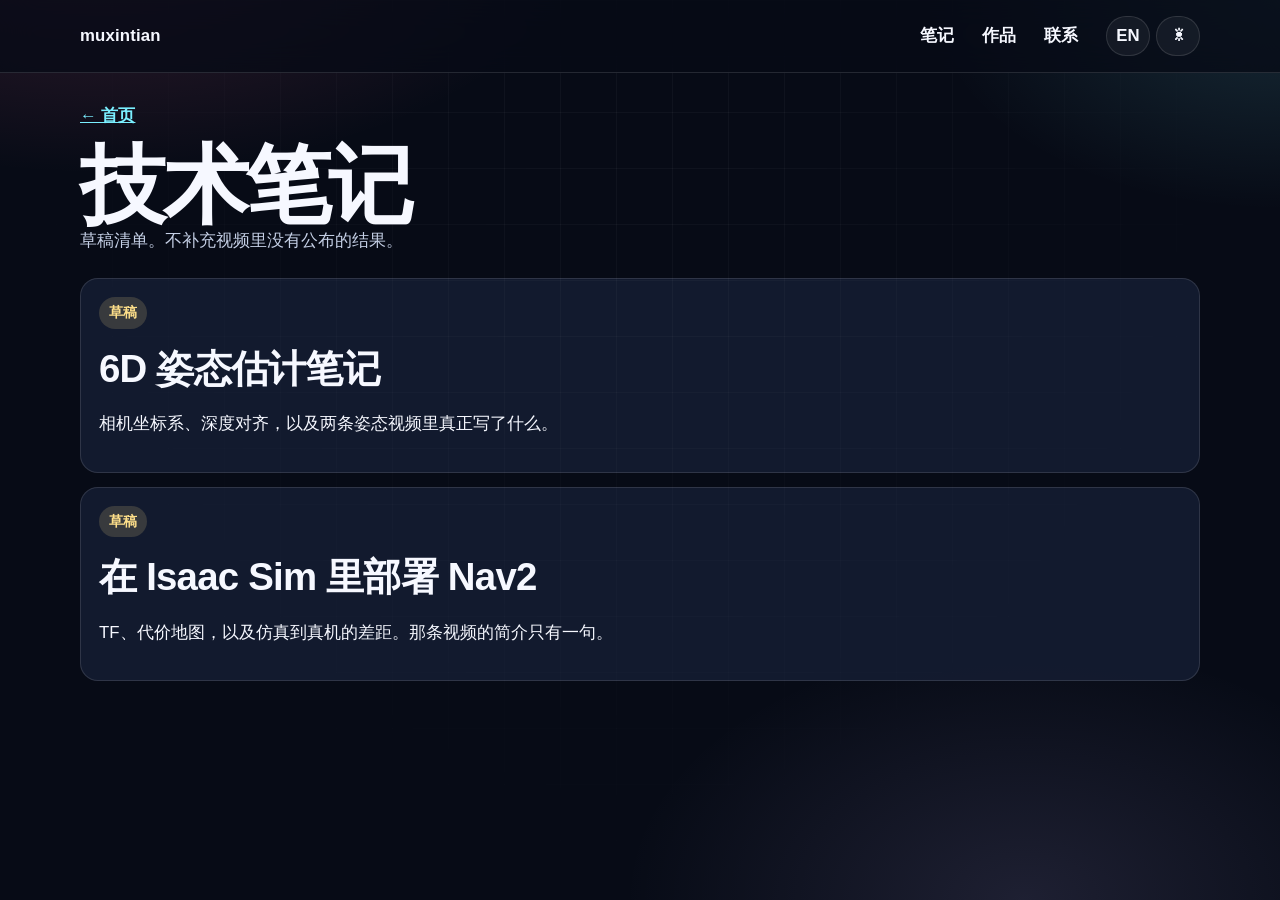
<file: notes/index.html>
<!DOCTYPE html>
<html lang="zh-CN">
<head>
  <meta charset="utf-8">
  <meta name="viewport" content="width=device-width, initial-scale=1">
  <title data-en="Notes · muxintian">技术笔记 · muxintian</title>
  <link rel="icon" href="../favicon.svg" type="image/svg+xml">
  <link rel="stylesheet" href="../styles.css">
</head>
<body>
  <a class="skip" href="#main" data-en="Skip to content">跳到主要内容</a>
  <header class="topbar">
    <div class="wrap bar">
      <a class="brand" href="../index.html">muxintian</a>
      <nav id="site-nav" aria-label="页内导航" data-en-aria="On this page">
        <a href="../index.html#notes" data-en="Notes">笔记</a>
        <a href="../index.html#work" data-en="Videos">作品</a>
        <a href="../index.html#contact" data-en="Contact">联系</a>
      </nav>
      <div class="tools">
        <button class="tool-btn" id="lang-toggle" type="button">EN</button>
        <button class="tool-btn" id="theme-toggle" type="button" aria-label="切换日间">☀</button>
      </div>
      <button class="nav-toggle" type="button" aria-expanded="false" aria-controls="site-nav"><span class="sr-only">打开菜单</span><span class="burger" aria-hidden="true"></span></button>
    </div>
  </header>
  <main id="main" class="project">
    <div class="wrap">
      <a class="back" href="../index.html" data-en="← Home">← 首页</a>
      <h1 data-en="Technical notes">技术笔记</h1>
      <p class="lede" data-en="Draft checklists. They do not add results the videos did not publish.">草稿清单。不补充视频里没有公布的结果。</p>
      <div class="note-list">
        <a class="note-card" href="6d-pose.html">
          <p class="draft" data-en="Draft">草稿</p>
          <h2 data-en="Notes on 6D pose estimation">6D 姿态估计笔记</h2>
          <p data-en="Camera frames, depth alignment, and what the two pose videos actually name.">相机坐标系、深度对齐，以及两条姿态视频里真正写了什么。</p>
        </a>
        <a class="note-card" href="isaac-nav2.html">
          <p class="draft" data-en="Draft">草稿</p>
          <h2 data-en="Notes on Nav2 inside Isaac Sim">在 Isaac Sim 里部署 Nav2</h2>
          <p data-en="TF, costmaps, and the sim-to-real gap. The video itself is one sentence.">TF、代价地图，以及仿真到真机的差距。那条视频的简介只有一句。</p>
        </a>
      </div>
    </div>
  </main>
  <script src="../i18n.js"></script>
  <script src="../script.js"></script>
</body>
</html>
</file>
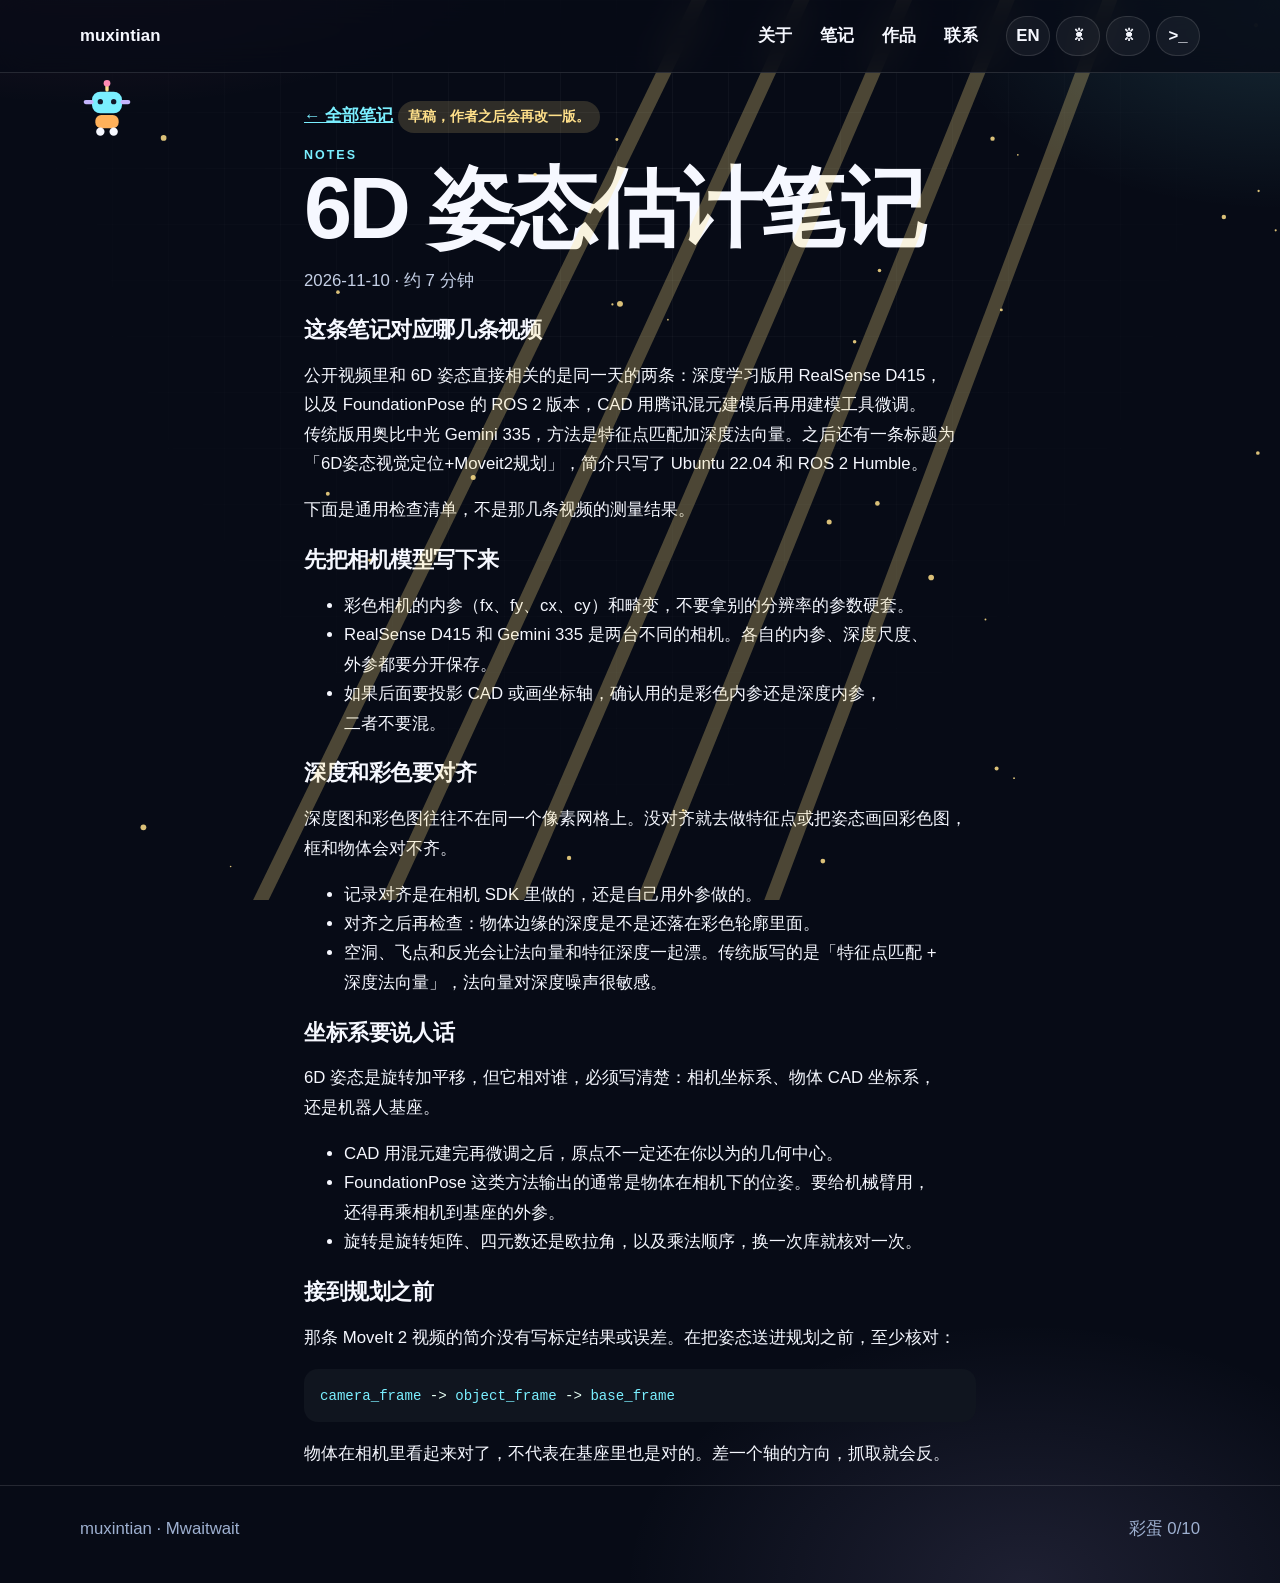
<file: notes/6d-pose.html>
<!DOCTYPE html>
<html lang="zh-CN">
<head>
  <meta charset="utf-8">
  <meta name="viewport" content="width=device-width, initial-scale=1">
  <meta name="color-scheme" content="dark">
  <title data-en="Notes on 6D pose estimation · muxintian">6D 姿态估计笔记 · muxintian</title>
  <link rel="icon" href="../favicon.svg" type="image/svg+xml">
  <link rel="stylesheet" href="../styles.css">
</head>
<body>
  <a class="skip" href="#main" data-en="Skip to content">跳到主要内容</a>
  <header class="topbar">
    <div class="wrap bar">
      <a class="brand" href="../index.html">muxintian</a>
      <nav id="site-nav" aria-label="页内导航" data-en-aria="On this page">
        <a href="../index.html#about" data-en="About">关于</a>
        <a href="../index.html#notes" data-en="Notes">笔记</a>
        <a href="../index.html#work" data-en="Videos">作品</a>
        <a href="../index.html#contact" data-en="Contact">联系</a>
      </nav>
      <div class="tools">
        <button class="tool-btn" id="lang-toggle" type="button">EN</button>
        <button class="tool-btn" id="weather-toggle" type="button" aria-label="切换天气">☀</button>
        <button class="tool-btn" id="theme-toggle" type="button" aria-label="切换日间">☀</button>
        <button class="tool-btn" id="term-toggle" type="button" aria-label="打开终端" data-en-aria="Open terminal">&gt;_</button>
      </div>
      <button class="nav-toggle" type="button" aria-expanded="false" aria-controls="site-nav"><span class="sr-only">打开菜单</span><span class="burger" aria-hidden="true"></span></button>
    </div>
  </header>
  <main id="main" class="project">
    <article class="wrap note-body">
      <a class="back" href="../index.html#notes" data-en="← All notes">← 全部笔记</a>
      <p class="draft" data-en="Draft. The author will refine this note.">草稿，作者之后会再改一版。</p>
      <p class="eyebrow" lang="en">Notes</p>
      <h1 data-en="Notes on 6D pose estimation">6D 姿态估计笔记</h1>
      <p class="note"><time datetime="2026-11-10">2026-11-10</time> · <span data-en="About 7 min">约 7 分钟</span></p>
      <h2 data-en="Which videos this note follows">这条笔记对应哪几条视频</h2>
<p data-en="Two videos from the same day are about 6D pose. The deep-learning one uses a RealSense D415 and the ROS 2 build of FoundationPose. Its CAD model was made with Tencent Hunyuan and then adjusted in a modeling tool. The classical one uses an Orbbec Gemini 335, with feature matching plus depth normals. A later video is titled “6D姿态视觉定位+Moveit2规划”; its description only says Ubuntu 22.04 and ROS 2 Humble.">公开视频里和 6D 姿态直接相关的是同一天的两条：深度学习版用 RealSense D415，以及 FoundationPose 的 ROS 2 版本，CAD 用腾讯混元建模后再用建模工具微调。传统版用奥比中光 Gemini 335，方法是特征点匹配加深度法向量。之后还有一条标题为「6D姿态视觉定位+Moveit2规划」，简介只写了 Ubuntu 22.04 和 ROS 2 Humble。</p>
<p data-en="The checklist below is general practice. It is not a measurement from those videos.">下面是通用检查清单，不是那几条视频的测量结果。</p>
<h2 data-en="Write the camera model down">先把相机模型写下来</h2>
<ul><li data-en="Keep fx, fy, cx, cy and distortion for the color camera. Do not reuse intrinsics from another resolution.">彩色相机的内参（fx、fy、cx、cy）和畸变，不要拿别的分辨率的参数硬套。</li><li data-en="The D415 and the Gemini 335 are different cameras. Store intrinsics, depth scale, and extrinsics separately.">RealSense D415 和 Gemini 335 是两台不同的相机。各自的内参、深度尺度、外参都要分开保存。</li><li data-en="If you project a CAD model or draw axes, decide whether you are using color intrinsics or depth intrinsics. Do not mix them.">如果后面要投影 CAD 或画坐标轴，确认用的是彩色内参还是深度内参，二者不要混。</li></ul>
<h2 data-en="Align depth with color">深度和彩色要对齐</h2>
<p data-en="The depth image and the color image often do not share a pixel grid. Feature matching or drawing a pose onto the color image will miss the object if you skip alignment.">深度图和彩色图往往不在同一个像素网格上。没对齐就去做特征点或把姿态画回彩色图，框和物体会对不齐。</p>
<ul><li data-en="Record whether alignment happens inside the camera SDK or with your own extrinsics.">记录对齐是在相机 SDK 里做的，还是自己用外参做的。</li><li data-en="After alignment, check that depth along the object edge still sits inside the color silhouette.">对齐之后再检查：物体边缘的深度是不是还落在彩色轮廓里面。</li><li data-en="Holes, flying pixels, and glare move both normals and feature depth. The classical video names “feature matching + depth normals”, and normals are sensitive to depth noise.">空洞、飞点和反光会让法向量和特征深度一起漂。传统版写的是「特征点匹配 + 深度法向量」，法向量对深度噪声很敏感。</li></ul>
<h2 data-en="Name the coordinate frame">坐标系要说人话</h2>
<p data-en="A 6D pose is a rotation and a translation, but relative to which frame: camera, CAD, or robot base.">6D 姿态是旋转加平移，但它相对谁，必须写清楚：相机坐标系、物体 CAD 坐标系，还是机器人基座。</p>
<ul><li data-en="After Hunyuan modeling and a manual tweak, the CAD origin may no longer be the geometric center you expect.">CAD 用混元建完再微调之后，原点不一定还在你以为的几何中心。</li><li data-en="Methods such as FoundationPose usually report the object in the camera frame. A robot arm still needs the camera-to-base extrinsic.">FoundationPose 这类方法输出的通常是物体在相机下的位姿。要给机械臂用，还得再乘相机到基座的外参。</li><li data-en="Check whether rotation is a matrix, a quaternion, or Euler angles, and the multiply order, every time you change libraries.">旋转是旋转矩阵、四元数还是欧拉角，以及乘法顺序，换一次库就核对一次。</li></ul>
<h2 data-en="Before planning">接到规划之前</h2>
<p data-en="The MoveIt 2 video does not publish a calibration result or an error. Before sending a pose to a planner, write the chain:">那条 MoveIt 2 视频的简介没有写标定结果或误差。在把姿态送进规划之前，至少核对：</p>
<pre><code><span class="tok-k">camera_frame</span> -&gt; <span class="tok-k">object_frame</span> -&gt; <span class="tok-k">base_frame</span></code></pre>
<p data-en="A pose that looks right in the camera can still be wrong in the base. One flipped axis is enough to miss the grasp.">物体在相机里看起来对了，不代表在基座里也是对的。差一个轴的方向，抓取就会反。</p>
    </article>
  </main>
  <footer class="site-footer"><div class="wrap"><p>muxintian · Mwaitwait</p><p data-egg-count>彩蛋 0/10</p></div></footer>
  <script src="../i18n.js"></script>
  <script src="../script.js"></script>
  <script defer src="../extras.js"></script>
</body>
</html>
</file>
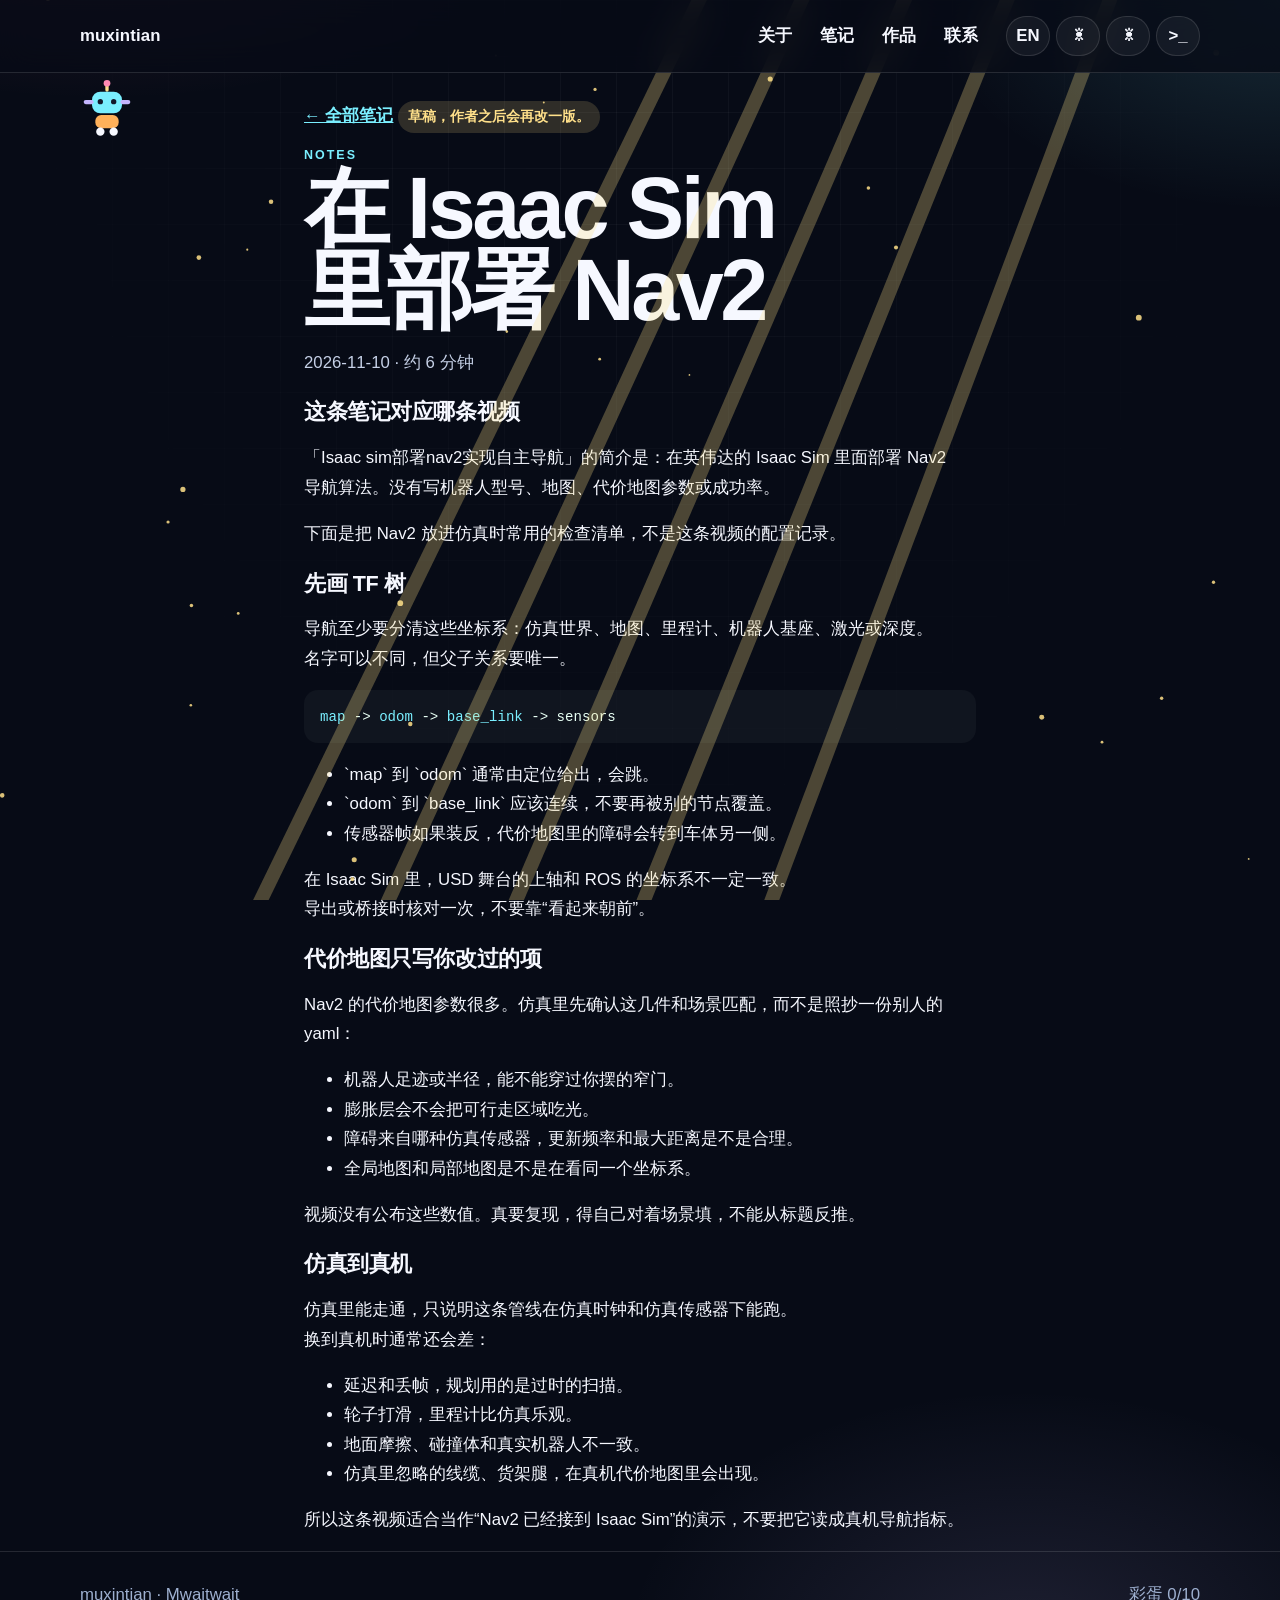
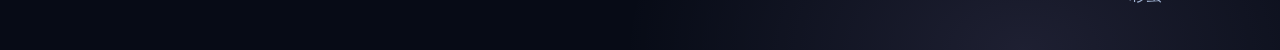
<file: notes/isaac-nav2.html>
<!DOCTYPE html>
<html lang="zh-CN">
<head>
  <meta charset="utf-8">
  <meta name="viewport" content="width=device-width, initial-scale=1">
  <meta name="color-scheme" content="dark">
  <title data-en="Notes on Nav2 inside Isaac Sim · muxintian">在 Isaac Sim 里部署 Nav2 · muxintian</title>
  <link rel="icon" href="../favicon.svg" type="image/svg+xml">
  <link rel="stylesheet" href="../styles.css">
</head>
<body>
  <a class="skip" href="#main" data-en="Skip to content">跳到主要内容</a>
  <header class="topbar">
    <div class="wrap bar">
      <a class="brand" href="../index.html">muxintian</a>
      <nav id="site-nav" aria-label="页内导航" data-en-aria="On this page">
        <a href="../index.html#about" data-en="About">关于</a>
        <a href="../index.html#notes" data-en="Notes">笔记</a>
        <a href="../index.html#work" data-en="Videos">作品</a>
        <a href="../index.html#contact" data-en="Contact">联系</a>
      </nav>
      <div class="tools">
        <button class="tool-btn" id="lang-toggle" type="button">EN</button>
        <button class="tool-btn" id="weather-toggle" type="button" aria-label="切换天气">☀</button>
        <button class="tool-btn" id="theme-toggle" type="button" aria-label="切换日间">☀</button>
        <button class="tool-btn" id="term-toggle" type="button" aria-label="打开终端" data-en-aria="Open terminal">&gt;_</button>
      </div>
      <button class="nav-toggle" type="button" aria-expanded="false" aria-controls="site-nav"><span class="sr-only">打开菜单</span><span class="burger" aria-hidden="true"></span></button>
    </div>
  </header>
  <main id="main" class="project">
    <article class="wrap note-body">
      <a class="back" href="../index.html#notes" data-en="← All notes">← 全部笔记</a>
      <p class="draft" data-en="Draft. The author will refine this note.">草稿，作者之后会再改一版。</p>
      <p class="eyebrow" lang="en">Notes</p>
      <h1 data-en="Notes on Nav2 inside Isaac Sim">在 Isaac Sim 里部署 Nav2</h1>
      <p class="note"><time datetime="2026-11-10">2026-11-10</time> · <span data-en="About 6 min">约 6 分钟</span></p>
      <h2 data-en="Which video this note follows">这条笔记对应哪条视频</h2>
<p data-en="The video “Isaac sim部署nav2实现自主导航” says that Nav2 is deployed inside NVIDIA Isaac Sim. It does not name the robot, the map, costmap parameters, or a success rate.">「Isaac sim部署nav2实现自主导航」的简介是：在英伟达的 Isaac Sim 里面部署 Nav2 导航算法。没有写机器人型号、地图、代价地图参数或成功率。</p>
<p data-en="The checklist below is general practice for putting Nav2 in simulation. It is not a dump of that video’s configuration.">下面是把 Nav2 放进仿真时常用的检查清单，不是这条视频的配置记录。</p>
<h2 data-en="Draw the TF tree first">先画 TF 树</h2>
<p data-en="Navigation needs a world or map frame, odometry, the robot base, and the lidar or depth frame. Names vary. The parent-child links should not.">导航至少要分清这些坐标系：仿真世界、地图、里程计、机器人基座、激光或深度。名字可以不同，但父子关系要唯一。</p>
<pre><code><span class="tok-k">map</span> -&gt; <span class="tok-k">odom</span> -&gt; <span class="tok-k">base_link</span> -&gt; sensors</code></pre>
<ul><li data-en="`map` to `odom` usually comes from localization and is allowed to jump.">`map` 到 `odom` 通常由定位给出，会跳。</li><li data-en="`odom` to `base_link` should be continuous. Do not let another node publish over it.">`odom` 到 `base_link` 应该连续，不要再被别的节点覆盖。</li><li data-en="A flipped sensor frame puts obstacles on the wrong side of the robot in the costmap.">传感器帧如果装反，代价地图里的障碍会转到车体另一侧。</li></ul>
<p data-en="In Isaac Sim the USD stage up-axis and the ROS frame are not automatically the same. Check the bridge instead of trusting “it looks forward”.">在 Isaac Sim 里，USD 舞台的上轴和 ROS 的坐标系不一定一致。导出或桥接时核对一次，不要靠“看起来朝前”。</p>
<h2 data-en="Write down only the costmap fields you changed">代价地图只写你改过的项</h2>
<p data-en="Nav2 has many costmap fields. In simulation, match these to the scene instead of pasting someone else’s yaml:">Nav2 的代价地图参数很多。仿真里先确认这几件和场景匹配，而不是照抄一份别人的 yaml：</p>
<ul><li data-en="Footprint or robot radius, and whether it fits the gaps you built.">机器人足迹或半径，能不能穿过你摆的窄门。</li><li data-en="Whether inflation eats the free space.">膨胀层会不会把可行走区域吃光。</li><li data-en="Which simulated sensor feeds obstacles, and whether its rate and range make sense.">障碍来自哪种仿真传感器，更新频率和最大距离是不是合理。</li><li data-en="Whether the global and local maps share one frame.">全局地图和局部地图是不是在看同一个坐标系。</li></ul>
<p data-en="The video does not publish those numbers. A reproduction has to be filled in against the scene. The title does not imply them.">视频没有公布这些数值。真要复现，得自己对着场景填，不能从标题反推。</p>
<h2 data-en="Sim to real">仿真到真机</h2>
<p data-en="A path that works in simulation only shows that the pipeline runs on the simulator clock and the simulated sensors. On a real robot you still usually meet:">仿真里能走通，只说明这条管线在仿真时钟和仿真传感器下能跑。换到真机时通常还会差：</p>
<ul><li data-en="Latency and dropped scans, so the planner sees a stale cloud.">延迟和丢帧，规划用的是过时的扫描。</li><li data-en="Wheel slip, so odometry is more optimistic than in sim.">轮子打滑，里程计比仿真乐观。</li><li data-en="Friction and collision meshes that do not match the robot.">地面摩擦、碰撞体和真实机器人不一致。</li><li data-en="Cables and shelf legs that the simulation never had, and that show up in the real costmap.">仿真里忽略的线缆、货架腿，在真机代价地图里会出现。</li></ul>
<p data-en="Treat the video as a demo that Nav2 is connected to Isaac Sim, not as a real-robot navigation score.">所以这条视频适合当作“Nav2 已经接到 Isaac Sim”的演示，不要把它读成真机导航指标。</p>
    </article>
  </main>
  <footer class="site-footer"><div class="wrap"><p>muxintian · Mwaitwait</p><p data-egg-count>彩蛋 0/10</p></div></footer>
  <script src="../i18n.js"></script>
  <script src="../script.js"></script>
  <script defer src="../extras.js"></script>
</body>
</html>
</file>
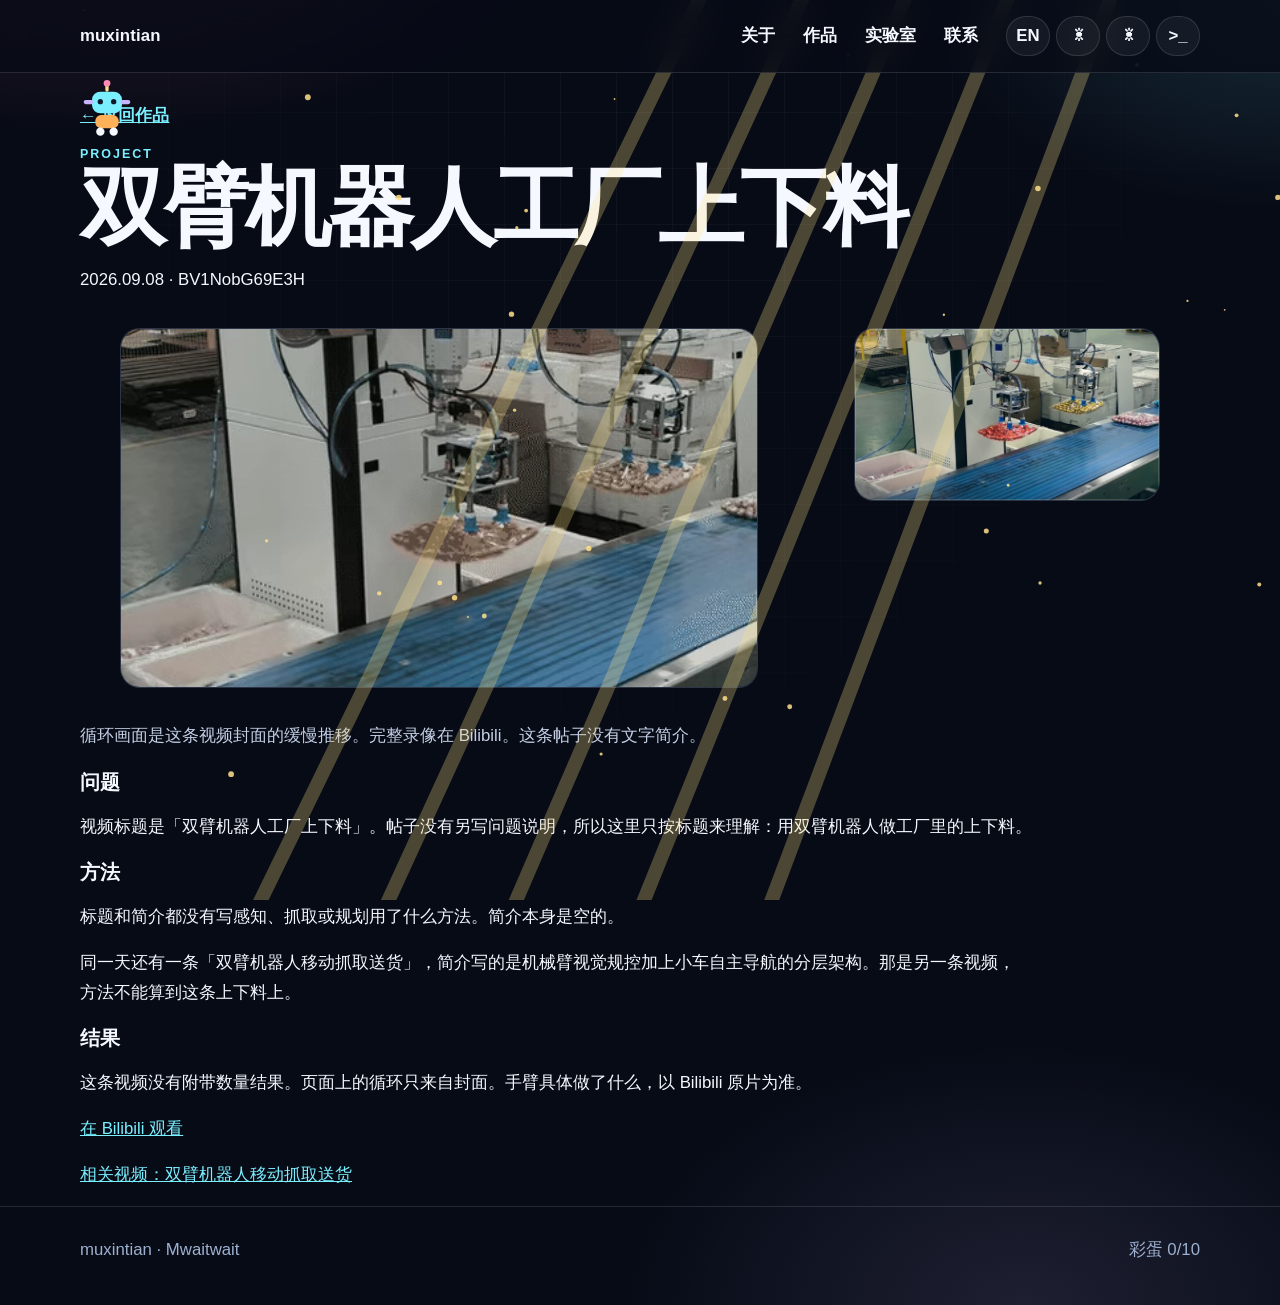
<file: projects/dual-arm-loading.html>
<!DOCTYPE html>
<html lang="zh-CN">
<head>
  <meta charset="utf-8">
  <meta name="viewport" content="width=device-width, initial-scale=1">
  <meta name="color-scheme" content="dark">
  <meta name="theme-color" content="#070b16">
  <title data-en="Dual-arm factory loading · muxintian">双臂机器人工厂上下料 · muxintian</title>
  <link rel="icon" href="../favicon.svg" type="image/svg+xml">
  <link rel="stylesheet" href="../styles.css">
</head>
<body>
  <a class="skip" href="#main" data-en="Skip to content">跳到主要内容</a>
  <header class="topbar">
    <div class="wrap bar">
      <a class="brand" href="../index.html">muxintian</a>
      <nav id="site-nav" aria-label="页内导航" data-en-aria="On this page">
        <a href="../index.html#about" data-en="About">关于</a>
        <a href="../index.html#work" data-en="Videos">作品</a>
        <a href="../index.html#lab" data-en="Lab">实验室</a>
        <a href="../index.html#contact" data-en="Contact">联系</a>
      </nav>
      <div class="tools">
        <button class="tool-btn" id="lang-toggle" type="button">EN</button>
        <button class="tool-btn" id="weather-toggle" type="button" aria-label="切换天气">☀</button>
        <button class="tool-btn" id="theme-toggle" type="button" aria-label="切换日间">☀</button>
        <button class="tool-btn" id="term-toggle" type="button" aria-label="打开终端" data-en-aria="Open terminal">&gt;_</button>
      </div>
      <button class="nav-toggle" type="button" aria-expanded="false" aria-controls="site-nav"><span class="sr-only">打开菜单</span><span class="burger" aria-hidden="true"></span></button>
    </div>
  </header>
  <main id="main" class="project">
    <div class="wrap prose">
      <a class="back" href="../index.html#work" data-en="← Back to videos">← 返回作品</a>
      <p class="eyebrow" lang="en">Project</p>
      <h1 data-en="Dual-arm factory loading and unloading">双臂机器人工厂上下料</h1>
      <p><time datetime="2026-09-08">2026.09.08</time> · BV1NobG69E3H</p>
      <div class="project-grid">
        <figure class="demo-frame">
          <video width="480" height="270" autoplay muted loop playsinline poster="../assets/covers-styled/01-BV1NobG69E3H.webp">
            <source src="../assets/demos/dual-arm.webm" type="video/webm">
            <source src="../assets/demos/dual-arm.mp4" type="video/mp4">
          </video>
        </figure>
        <figure class="still-frame">
          <picture>
            <source srcset="../assets/covers-styled/01-BV1NobG69E3H.avif" type="image/avif">
            <source srcset="../assets/covers-styled/01-BV1NobG69E3H.webp" type="image/webp">
            <img src="../assets/covers-styled/01-BV1NobG69E3H.png" width="1280" height="720" alt="视频封面" data-en-alt="Video cover" loading="lazy" decoding="async">
          </picture>
        </figure>
      </div>
      <p class="note" data-en="The loop is a slow pan of this video's cover. The full recording is on Bilibili. The post did not include a written description.">循环画面是这条视频封面的缓慢推移。完整录像在 Bilibili。这条帖子没有文字简介。</p>
      <h2 data-en="Problem">问题</h2>
      <p data-en="The video is titled “双臂机器人工厂上下料” (dual-arm factory loading and unloading). The post does not add a written problem statement, so the task is the one named in the title: loading and unloading with a dual-arm robot in a factory setting.">视频标题是「双臂机器人工厂上下料」。帖子没有另写问题说明，所以这里只按标题来理解：用双臂机器人做工厂里的上下料。</p>
      <h2 data-en="Approach">方法</h2>
      <p data-en="Neither the title nor the description names a perception, grasping, or planning method. The description field was empty.">标题和简介都没有写感知、抓取或规划用了什么方法。简介本身是空的。</p>
      <p data-en="The same day there is also “双臂机器人移动抓取送货”. Its description says the system uses arm visual planning plus mobile-base navigation, in layers. That is a separate video, so those methods are not claimed for this loading task.">同一天还有一条「双臂机器人移动抓取送货」，简介写的是机械臂视觉规控加上小车自主导航的分层架构。那是另一条视频，方法不能算到这条上下料上。</p>
      <h2 data-en="Results">结果</h2>
      <p data-en="No quantitative results were published with this video. The loop on this page is only the cover in motion. What the arms actually do is the recording on Bilibili.">这条视频没有附带数量结果。页面上的循环只来自封面。手臂具体做了什么，以 Bilibili 原片为准。</p>
      <p><a href="https://www.bilibili.com/video/BV1NobG69E3H" data-en="Watch on Bilibili">在 Bilibili 观看</a></p>
      <p><a href="https://www.bilibili.com/video/BV1sfbG6pEsJ" data-en="Related: dual-arm mobile pick-and-deliver">相关视频：双臂机器人移动抓取送货</a></p>
    </div>
  </main>
  <footer class="site-footer"><div class="wrap"><p>muxintian · Mwaitwait</p><p data-egg-count>彩蛋 0/10</p></div></footer>
  <script src="../i18n.js"></script>
  <script src="../script.js"></script>
  <script src="../extras.js"></script>
</body>
</html>
</file>
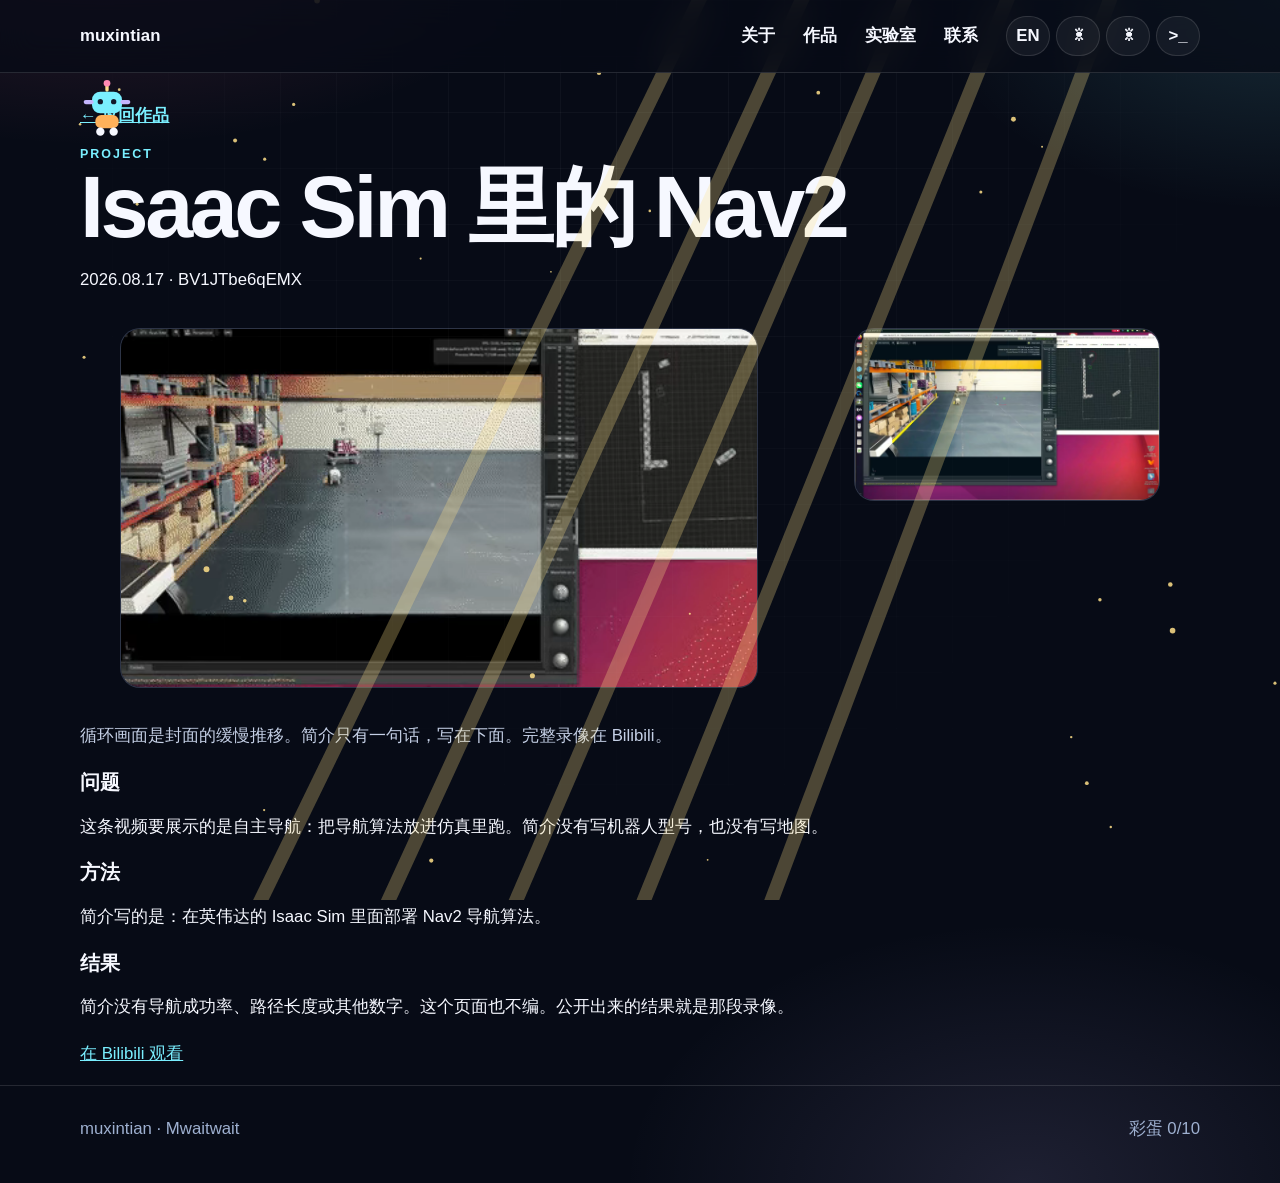
<file: projects/isaac-nav2.html>
<!DOCTYPE html>
<html lang="zh-CN">
<head>
  <meta charset="utf-8">
  <meta name="viewport" content="width=device-width, initial-scale=1">
  <meta name="color-scheme" content="dark">
  <meta name="theme-color" content="#070b16">
  <title data-en="Nav2 in Isaac Sim · muxintian">Isaac Sim 里的 Nav2 · muxintian</title>
  <link rel="icon" href="../favicon.svg" type="image/svg+xml">
  <link rel="stylesheet" href="../styles.css">
</head>
<body>
  <a class="skip" href="#main" data-en="Skip to content">跳到主要内容</a>
  <header class="topbar">
    <div class="wrap bar">
      <a class="brand" href="../index.html">muxintian</a>
      <nav id="site-nav" aria-label="页内导航" data-en-aria="On this page">
        <a href="../index.html#about" data-en="About">关于</a>
        <a href="../index.html#work" data-en="Videos">作品</a>
        <a href="../index.html#lab" data-en="Lab">实验室</a>
        <a href="../index.html#contact" data-en="Contact">联系</a>
      </nav>
      <div class="tools">
        <button class="tool-btn" id="lang-toggle" type="button">EN</button>
        <button class="tool-btn" id="weather-toggle" type="button" aria-label="切换天气">☀</button>
        <button class="tool-btn" id="theme-toggle" type="button" aria-label="切换日间">☀</button>
        <button class="tool-btn" id="term-toggle" type="button" aria-label="打开终端" data-en-aria="Open terminal">&gt;_</button>
      </div>
      <button class="nav-toggle" type="button" aria-expanded="false" aria-controls="site-nav"><span class="sr-only">打开菜单</span><span class="burger" aria-hidden="true"></span></button>
    </div>
  </header>
  <main id="main" class="project">
    <div class="wrap prose">
      <a class="back" href="../index.html#work" data-en="← Back to videos">← 返回作品</a>
      <p class="eyebrow" lang="en">Project</p>
      <h1 data-en="Nav2 inside Isaac Sim">Isaac Sim 里的 Nav2</h1>
      <p><time datetime="2026-08-17">2026.08.17</time> · BV1JTbe6qEMX</p>
      <div class="project-grid">
        <figure class="demo-frame">
          <video width="480" height="270" autoplay muted loop playsinline poster="../assets/covers-styled/04-BV1JTbe6qEMX.webp">
            <source src="../assets/demos/isaac-nav2.webm" type="video/webm">
            <source src="../assets/demos/isaac-nav2.mp4" type="video/mp4">
          </video>
        </figure>
        <figure class="still-frame">
          <picture>
            <source srcset="../assets/covers-styled/04-BV1JTbe6qEMX.avif" type="image/avif">
            <source srcset="../assets/covers-styled/04-BV1JTbe6qEMX.webp" type="image/webp">
            <img src="../assets/covers-styled/04-BV1JTbe6qEMX.png" width="1280" height="720" alt="视频封面" data-en-alt="Video cover" loading="lazy" decoding="async">
          </picture>
        </figure>
      </div>
      <p class="note" data-en="The loop is a slow pan of the cover. The description is a single sentence, quoted below. The full recording is on Bilibili.">循环画面是封面的缓慢推移。简介只有一句话，写在下面。完整录像在 Bilibili。</p>
      <h2 data-en="Problem">问题</h2>
      <p data-en="The video is about autonomous navigation, by running a navigation stack in simulation. The post does not name the robot model or the map.">这条视频要展示的是自主导航：把导航算法放进仿真里跑。简介没有写机器人型号，也没有写地图。</p>
      <h2 data-en="Approach">方法</h2>
      <p data-en="The description says: deploy the Nav2 navigation algorithm inside NVIDIA Isaac Sim.">简介写的是：在英伟达的 Isaac Sim 里面部署 Nav2 导航算法。</p>
      <h2 data-en="Results">结果</h2>
      <p data-en="The description does not include a success rate, a path length, or any other number. This page does not invent one. The published result is the recording.">简介没有导航成功率、路径长度或其他数字。这个页面也不编。公开出来的结果就是那段录像。</p>
      <p><a href="https://www.bilibili.com/video/BV1JTbe6qEMX" data-en="Watch on Bilibili">在 Bilibili 观看</a></p>
    </div>
  </main>
  <footer class="site-footer"><div class="wrap"><p>muxintian · Mwaitwait</p><p data-egg-count>彩蛋 0/10</p></div></footer>
  <script src="../i18n.js"></script>
  <script src="../script.js"></script>
  <script src="../extras.js"></script>
</body>
</html>
</file>
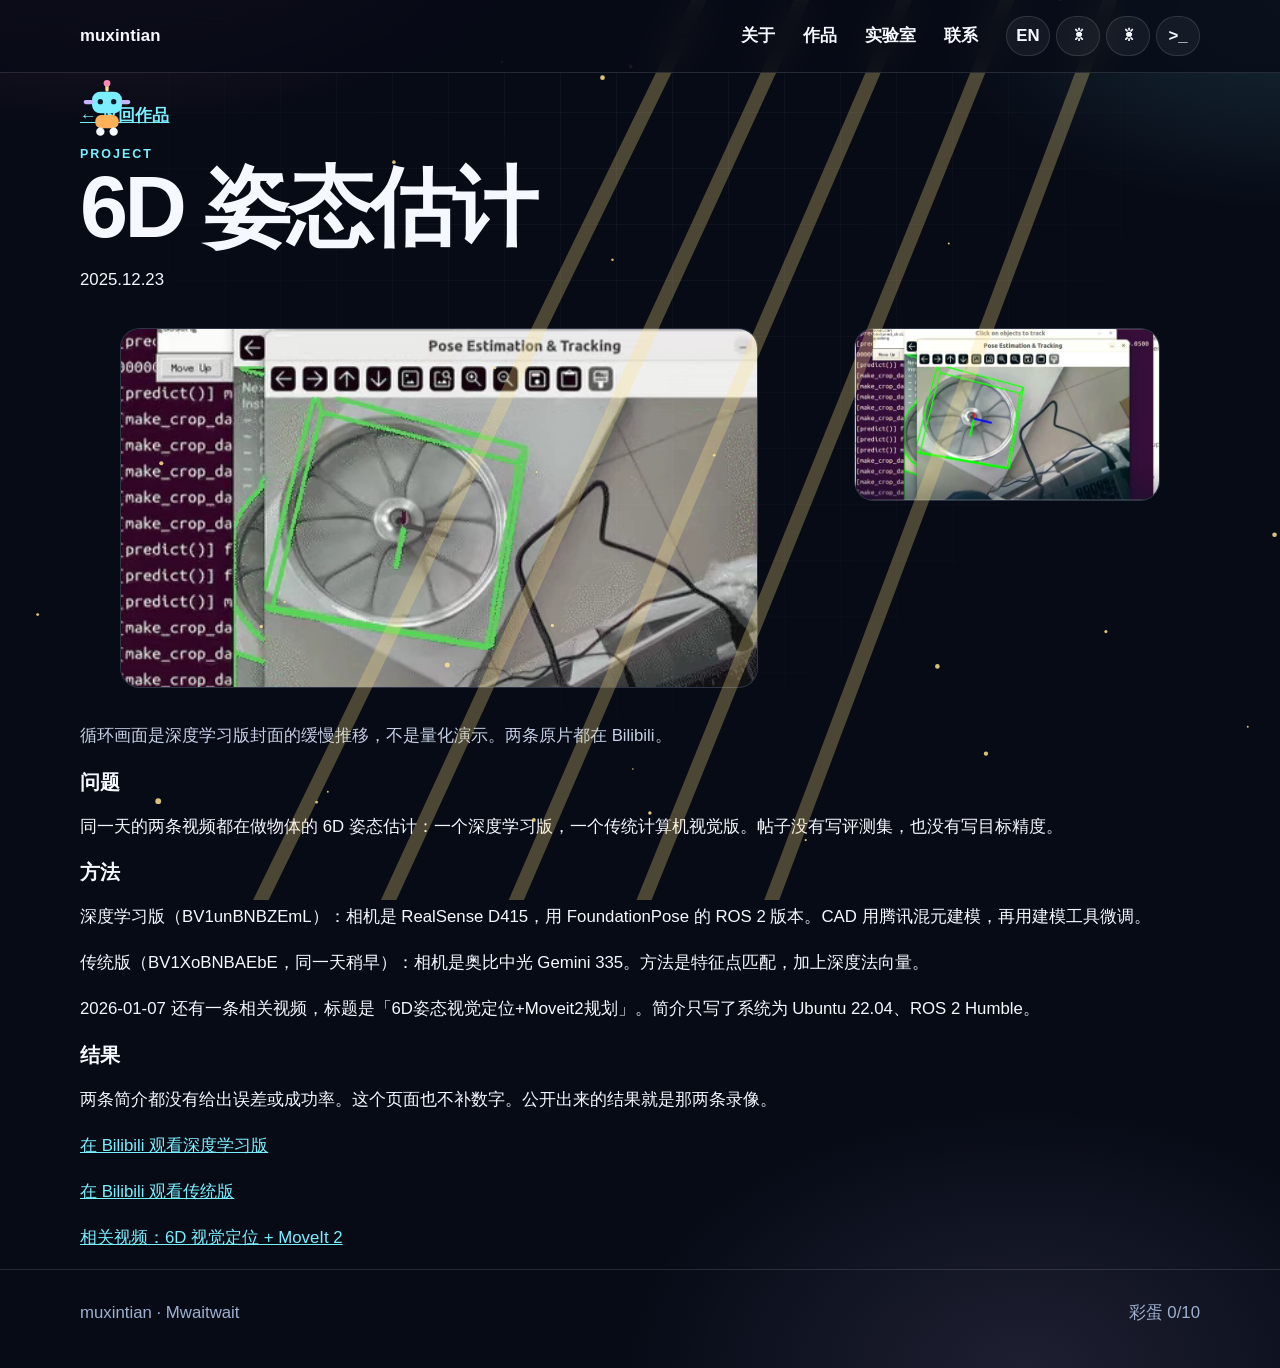
<file: projects/pose-6d.html>
<!DOCTYPE html>
<html lang="zh-CN">
<head>
  <meta charset="utf-8">
  <meta name="viewport" content="width=device-width, initial-scale=1">
  <meta name="color-scheme" content="dark">
  <meta name="theme-color" content="#070b16">
  <title data-en="6D pose estimation · muxintian">6D 姿态估计 · muxintian</title>
  <link rel="icon" href="../favicon.svg" type="image/svg+xml">
  <link rel="stylesheet" href="../styles.css">
</head>
<body>
  <a class="skip" href="#main" data-en="Skip to content">跳到主要内容</a>
  <header class="topbar">
    <div class="wrap bar">
      <a class="brand" href="../index.html">muxintian</a>
      <nav id="site-nav" aria-label="页内导航" data-en-aria="On this page">
        <a href="../index.html#about" data-en="About">关于</a>
        <a href="../index.html#work" data-en="Videos">作品</a>
        <a href="../index.html#lab" data-en="Lab">实验室</a>
        <a href="../index.html#contact" data-en="Contact">联系</a>
      </nav>
      <div class="tools">
        <button class="tool-btn" id="lang-toggle" type="button">EN</button>
        <button class="tool-btn" id="weather-toggle" type="button" aria-label="切换天气">☀</button>
        <button class="tool-btn" id="theme-toggle" type="button" aria-label="切换日间">☀</button>
        <button class="tool-btn" id="term-toggle" type="button" aria-label="打开终端" data-en-aria="Open terminal">&gt;_</button>
      </div>
      <button class="nav-toggle" type="button" aria-expanded="false" aria-controls="site-nav"><span class="sr-only">打开菜单</span><span class="burger" aria-hidden="true"></span></button>
    </div>
  </header>
  <main id="main" class="project">
    <div class="wrap prose">
      <a class="back" href="../index.html#work" data-en="← Back to videos">← 返回作品</a>
      <p class="eyebrow" lang="en">Project</p>
      <h1 data-en="6D pose estimation">6D 姿态估计</h1>
      <p><time datetime="2025-12-23">2025.12.23</time></p>
      <div class="project-grid">
        <figure class="demo-frame">
          <video width="480" height="270" autoplay muted loop playsinline poster="../assets/covers-styled/07-BV1unBNBZEmL.webp">
            <source src="../assets/demos/pose-6d.webm" type="video/webm">
            <source src="../assets/demos/pose-6d.mp4" type="video/mp4">
          </video>
        </figure>
        <figure class="still-frame">
          <picture>
            <source srcset="../assets/covers-styled/07-BV1unBNBZEmL.avif" type="image/avif">
            <source srcset="../assets/covers-styled/07-BV1unBNBZEmL.webp" type="image/webp">
            <img src="../assets/covers-styled/07-BV1unBNBZEmL.png" width="1280" height="720" alt="深度学习版封面" data-en-alt="Deep-learning video cover" loading="lazy" decoding="async">
          </picture>
        </figure>
      </div>
      <p class="note" data-en="The loop is a slow pan of the deep-learning video's cover, not a measured demo. Both full recordings are on Bilibili.">循环画面是深度学习版封面的缓慢推移，不是量化演示。两条原片都在 Bilibili。</p>
      <h2 data-en="Problem">问题</h2>
      <p data-en="Two videos posted the same day are about estimating an object's 6D pose: a deep-learning version and a classical computer-vision version. The posts do not name a benchmark or a target accuracy.">同一天的两条视频都在做物体的 6D 姿态估计：一个深度学习版，一个传统计算机视觉版。帖子没有写评测集，也没有写目标精度。</p>
      <h2 data-en="Approach">方法</h2>
      <p data-en="Deep-learning version (BV1unBNBZEmL): a RealSense D415 camera and the ROS 2 build of FoundationPose. The CAD model was made with Tencent Hunyuan and then adjusted in a modeling tool.">深度学习版（BV1unBNBZEmL）：相机是 RealSense D415，用 FoundationPose 的 ROS 2 版本。CAD 用腾讯混元建模，再用建模工具微调。</p>
      <p data-en="Classical version (BV1XoBNBAEbE, a few minutes earlier the same day): an Orbbec Gemini 335 camera. The method is feature matching plus depth normals.">传统版（BV1XoBNBAEbE，同一天稍早）：相机是奥比中光 Gemini 335。方法是特征点匹配，加上深度法向量。</p>
      <p data-en="A later video on 2026-01-07 is titled “6D姿态视觉定位+Moveit2规划”. Its description only says the system is Ubuntu 22.04 and ROS 2 Humble.">2026-01-07 还有一条相关视频，标题是「6D姿态视觉定位+Moveit2规划」。简介只写了系统为 Ubuntu 22.04、ROS 2 Humble。</p>
      <h2 data-en="Results">结果</h2>
      <p data-en="Neither description gives an error or a success rate. This page does not add one. The recordings themselves are the result that was published.">两条简介都没有给出误差或成功率。这个页面也不补数字。公开出来的结果就是那两条录像。</p>
      <p><a href="https://www.bilibili.com/video/BV1unBNBZEmL" data-en="Watch the deep-learning video on Bilibili">在 Bilibili 观看深度学习版</a></p>
      <p><a href="https://www.bilibili.com/video/BV1XoBNBAEbE" data-en="Watch the classical video on Bilibili">在 Bilibili 观看传统版</a></p>
      <p><a href="https://www.bilibili.com/video/BV1UziyBcE7b" data-en="Related: 6D localization + MoveIt 2">相关视频：6D 视觉定位 + MoveIt 2</a></p>
    </div>
  </main>
  <footer class="site-footer"><div class="wrap"><p>muxintian · Mwaitwait</p><p data-egg-count>彩蛋 0/10</p></div></footer>
  <script src="../i18n.js"></script>
  <script src="../script.js"></script>
  <script src="../extras.js"></script>
</body>
</html>
</file>
<file: styles.css>
:root {
  --bg: #070b16;
  --bg-raise: #12182b;
  --bg-card: #141c31;
  --ink: #f6f8ff;
  --muted: #c5d0e6;
  --soft: #9eb0d0;
  --pink: #ff8ab3;
  --orange: #ffb15a;
  --gold: #ffe08a;
  --cyan: #7aefff;
  --violet: #c4b5fd;
  --line: rgba(255, 255, 255, 0.12);
  --shadow: 0 18px 50px rgba(0, 0, 0, 0.35);
  --wrap: 1120px;
  --header: 72px;
  --radius: 22px;
  color-scheme: dark;
}

*,
*::before,
*::after {
  box-sizing: border-box;
}

html {
  scroll-behavior: smooth;
}

body {
  margin: 0;
  overflow-x: hidden;
  font-family: "Segoe UI", "PingFang SC", "Hiragino Sans GB", "Noto Sans SC", "Microsoft YaHei", "WenQuanYi Micro Hei", "Droid Sans Fallback", sans-serif;
  font-size: 1.05rem;
  line-height: 1.75;
  color: var(--ink);
  word-break: keep-all;
  background:
    radial-gradient(900px 480px at 8% -10%, rgba(255, 107, 154, 0.2), transparent 55%),
    radial-gradient(700px 420px at 100% 0%, rgba(122, 239, 255, 0.14), transparent 50%),
    radial-gradient(800px 520px at 80% 100%, rgba(196, 181, 253, 0.12), transparent 50%),
    var(--bg);
  min-height: 100vh;
}

body::before {
  content: "";
  position: fixed;
  inset: 0;
  pointer-events: none;
  z-index: 0;
  background-image:
    linear-gradient(rgba(255, 255, 255, 0.035) 1px, transparent 1px),
    linear-gradient(90deg, rgba(255, 255, 255, 0.035) 1px, transparent 1px);
  background-size: 56px 56px;
  mask-image: radial-gradient(ellipse at 50% 0%, #000 15%, transparent 72%);
}

img {
  max-width: 100%;
  height: auto;
}

a {
  color: var(--cyan);
}

button,
input {
  font: inherit;
}

:focus-visible {
  outline: 3px solid var(--cyan);
  outline-offset: 3px;
}

::selection {
  background: #ff8ab3;
  color: #2a1020;
}

.skip {
  position: absolute;
  left: 12px;
  top: -48px;
  z-index: 80;
  background: var(--gold);
  color: #241804;
  padding: 8px 12px;
  border-radius: 10px;
  font-weight: 700;
  text-decoration: none;
}

.skip:focus {
  top: 12px;
}

.sr-only {
  position: absolute;
  width: 1px;
  height: 1px;
  padding: 0;
  margin: -1px;
  overflow: hidden;
  clip: rect(0, 0, 0, 0);
  white-space: nowrap;
  border: 0;
}

.wrap {
  width: min(var(--wrap), calc(100% - 40px));
  margin-inline: auto;
}

.topbar {
  position: sticky;
  top: 0;
  z-index: 30;
  background: rgba(7, 11, 22, 0.78);
  backdrop-filter: blur(16px);
  border-bottom: 1px solid var(--line);
}

.bar {
  position: relative;
  display: flex;
  align-items: center;
  min-height: var(--header);
  gap: 16px;
}

.brand {
  display: inline-flex;
  align-items: center;
  gap: 10px;
  margin-right: auto;
  color: var(--ink);
  text-decoration: none;
  font-weight: 800;
  letter-spacing: 0.01em;
}

.brand svg {
  display: block;
}

#site-nav {
  display: flex;
  align-items: center;
  gap: 4px;
}

#site-nav a {
  color: var(--ink);
  text-decoration: none;
  padding: 8px 12px;
  border-radius: 999px;
  font-weight: 600;
}

#site-nav a:hover {
  background: rgba(255, 255, 255, 0.08);
}

.nav-toggle {
  display: none;
  width: 44px;
  height: 44px;
  border: 1px solid var(--line);
  border-radius: 12px;
  background: rgba(255, 255, 255, 0.04);
  color: var(--ink);
  padding: 0;
  place-items: center;
  cursor: pointer;
}

.burger,
.burger::before,
.burger::after {
  display: block;
  width: 18px;
  height: 2px;
  background: var(--ink);
  border-radius: 2px;
  position: relative;
}

.burger::before,
.burger::after {
  content: "";
  position: absolute;
  left: 0;
}

.burger::before { top: -6px; }
.burger::after { top: 6px; }

.hero {
  position: relative;
  isolation: isolate;
  overflow: hidden;
  display: flex;
  flex-direction: column;
  justify-content: center;
  min-height: calc(100dvh - var(--header));
}

.hero-media {
  position: absolute;
  inset: 0;
  z-index: 0;
}

.hero-media picture,
.thumb picture {
  display: block;
  width: 100%;
  height: 100%;
}
.avatar-btn picture { display: block; width: 100%; }
.hero-media img {
  width: 100%;
  height: 100%;
  object-fit: cover;
  object-position: 70% center;
}

.hero-media::after {
  content: "";
  position: absolute;
  inset: 0;
  background:
    linear-gradient(90deg, rgba(7, 11, 22, 0.94) 0%, rgba(7, 11, 22, 0.82) 36%, rgba(7, 11, 22, 0.28) 64%, rgba(7, 11, 22, 0.55) 100%),
    linear-gradient(180deg, rgba(7, 11, 22, 0.15), rgba(7, 11, 22, 0.88));
}

.scan {
  position: absolute;
  left: 58%;
  right: 0;
  height: 2px;
  z-index: 1;
  background: linear-gradient(90deg, transparent, rgba(122, 239, 255, 0.75), transparent);
  animation: scan 8s linear infinite;
  pointer-events: none;
}

.orb {
  position: absolute;
  z-index: 1;
  border-radius: 50%;
  filter: blur(28px);
  pointer-events: none;
}

.orb-a {
  width: 180px;
  height: 180px;
  left: 4%;
  bottom: 10%;
  background: rgba(255, 107, 154, 0.45);
}

.orb-b {
  width: 140px;
  height: 140px;
  left: 34%;
  top: 16%;
  background: rgba(122, 239, 255, 0.32);
}

.hero-grid {
  position: relative;
  z-index: 2;
  display: grid;
  grid-template-columns: auto minmax(0, 1fr);
  gap: 28px 36px;
  align-items: center;
  min-height: calc(100dvh - var(--header));
  padding-block: 48px 72px;
}

.avatar-wrap {
  position: relative;
  width: min(230px, 42vw);
}

.avatar {
  width: 100%;
  height: auto;
  display: block;
  animation: bob 4.5s ease-in-out infinite;
}

.sticker {
  position: absolute;
  right: -6px;
  bottom: 28px;
  transform: rotate(8deg);
  background: var(--gold);
  color: #2a1c08;
  font-weight: 800;
  font-size: 0.92rem;
  padding: 6px 10px;
  border-radius: 10px;
  box-shadow: 0 10px 24px rgba(0, 0, 0, 0.28);
}

.kicker {
  margin: 0 0 8px;
  color: var(--cyan);
  font-weight: 700;
  letter-spacing: 0.04em;
}

h1 {
  margin: 0;
  font-size: clamp(2.5rem, 11vw, 5.4rem);
  line-height: 0.95;
  letter-spacing: -0.04em;
}

.nick {
  margin: 10px 0 0;
  color: var(--muted);
  font-size: 1.15rem;
}

.tagline {
  display: flex;
  align-items: center;
  flex-wrap: wrap;
  gap: 8px;
  min-height: 52px;
  max-width: 100%;
  margin: 18px 0 0;
  padding: 8px 14px;
  width: fit-content;
  max-width: 100%;
  border-radius: 999px;
  background: rgba(8, 12, 24, 0.55);
  border: 1px solid var(--line);
}

.prompt {
  color: var(--orange);
  font-weight: 800;
}

#tagline {
  font-weight: 700;
}

.caret {
  width: 2px;
  height: 1.1em;
  background: var(--cyan);
  animation: blink 1s steps(1) infinite;
}

.hero-actions {
  display: flex;
  flex-wrap: wrap;
  gap: 12px;
  margin-top: 22px;
}

.btn {
  display: inline-flex;
  align-items: center;
  justify-content: center;
  gap: 8px;
  min-height: 48px;
  padding: 10px 18px;
  border-radius: 999px;
  text-decoration: none;
  font-weight: 800;
  border: 1px solid transparent;
  cursor: pointer;
}

.btn-primary {
  background: linear-gradient(100deg, #ff8ab3, #ffb15a 55%, #ffe08a);
  color: #2a140c;
}

.btn-ghost {
  background: rgba(8, 12, 24, 0.45);
  color: var(--ink);
  border-color: var(--line);
}

.btn {
  transition: transform 0.2s ease;
}

.btn:hover {
  transform: translateY(-2px);
}

.hero-copy {
  max-width: 38rem;
}

section {
  position: relative;
  z-index: 1;
  padding: 72px 0;
}

section[id],
article[id] {
  scroll-margin-top: 84px;
}

.callout .lede {
  margin-top: 10px;
  margin-bottom: 0;
}

.section-head {
  display: flex;
  gap: 16px;
  align-items: flex-end;
  margin-bottom: 22px;
}

.sec-no {
  font-size: clamp(2.4rem, 4vw, 3.2rem);
  font-weight: 800;
  line-height: 0.8;
  color: var(--pink);
}

.eyebrow {
  margin: 0;
  color: var(--cyan);
  font-size: 0.78rem;
  font-weight: 800;
  letter-spacing: 0.16em;
  text-transform: uppercase;
}

h2 {
  margin: 4px 0 0;
  font-size: clamp(1.8rem, 3vw, 2.4rem);
  line-height: 1.25;
  letter-spacing: -0.02em;
}

.lede {
  max-width: 68ch;
  margin: 0 0 22px;
  color: var(--muted);
}

.about-grid {
  display: grid;
  grid-template-columns: minmax(0, 1.45fr) minmax(260px, 0.8fr);
  gap: 28px;
  align-items: start;
}

.about-grid p {
  margin: 0 0 14px;
}

.stats {
  display: grid;
  grid-template-columns: 1fr 1fr;
  gap: 12px;
  margin: 0;
  padding: 0;
  list-style: none;
}

.stats li {
  background: rgba(20, 28, 49, 0.88);
  border: 1px solid var(--line);
  border-radius: 18px;
  padding: 16px 14px 14px;
}

.stats strong {
  display: block;
  font-size: 1.7rem;
  line-height: 1.1;
  letter-spacing: -0.03em;
}

.stats span {
  color: var(--muted);
  font-size: 0.92rem;
}

.callout {
  display: grid;
  grid-template-columns: auto minmax(0, 1fr);
  gap: 22px 28px;
  align-items: center;
  padding: 28px;
  border-radius: 28px;
  background:
    linear-gradient(180deg, rgba(18, 24, 43, 0.92), rgba(18, 24, 43, 0.92)) padding-box,
    linear-gradient(120deg, #ff8ab3, #ffb15a, #7aefff) border-box;
  border: 2px solid transparent;
  box-shadow: var(--shadow);
}

.callout h2 {
  font-size: clamp(1.6rem, 3vw, 2.1rem);
}

.mascot {
  width: 112px;
  height: 112px;
  animation: bob 3.4s ease-in-out infinite;
}

.quote {
  margin: 8px 0 0;
  padding: 0;
  color: var(--gold);
  font-size: 1.15rem;
  font-weight: 700;
}

.kaomoji {
  white-space: nowrap;
}

.callout .hero-actions {
  margin-top: 16px;
}

.chips {
  display: flex;
  flex-wrap: wrap;
  gap: 12px;
  margin: 0;
  padding: 8px 0 0;
  list-style: none;
  justify-content: flex-start;
}

.chips button {
  --c: var(--cyan);
  border: 1px solid color-mix(in srgb, var(--c) 65%, white);
  background: #1a2340;
  background: color-mix(in srgb, var(--c) 18%, #12182b);
  color: var(--ink);
  border-radius: 999px;
  padding: 10px 16px;
  cursor: pointer;
  font-weight: 700;
  line-height: 1.3;
}

.chips button.lg { font-size: 1.12rem; padding: 12px 18px; }
.chips button.sm { font-size: 0.92rem; }

.chips button[aria-pressed="true"] {
  background: var(--c);
  color: #1a120c;
  border-color: transparent;
}

.chips button {
  transition: transform 0.2s ease, background 0.2s ease, color 0.2s ease;
}

.chips button:hover {
  transform: translateY(-3px);
}

.filter-status {
  margin: 18px 0 0;
  color: var(--soft);
  font-weight: 700;
}

.grid {
  display: grid;
  grid-template-columns: repeat(3, minmax(0, 1fr));
  gap: 18px;
}

.card {
  background:
    linear-gradient(var(--bg-card), var(--bg-card)) padding-box,
    linear-gradient(140deg, rgba(255, 138, 179, 0.85), rgba(255, 177, 90, 0.45), rgba(122, 239, 255, 0.8)) border-box;
  border: 1px solid transparent;
  border-radius: var(--radius);
  min-width: 0;
  transition: transform 0.35s cubic-bezier(0.2, 0.7, 0.2, 1), box-shadow 0.35s ease;
}

.card[hidden] {
  display: none;
}

.card a {
  display: flex;
  flex-direction: column;
  height: 100%;
  color: inherit;
  text-decoration: none;
  border-radius: inherit;
}

.card:hover {
  transform: translateY(-8px);
  box-shadow: var(--shadow);
}

.thumb {
  position: relative;
  aspect-ratio: 16 / 9;
  overflow: hidden;
  border-radius: 21px 21px 0 0;
  background:
    radial-gradient(400px 160px at 20% 0%, rgba(255, 138, 179, 0.2), transparent 60%),
    #10182c;
}

.thumb img,
.thumb svg {
  width: 100%;
  height: 100%;
  display: block;
  object-fit: cover;
}

.thumb svg {
  position: absolute;
  inset: 0;
}

.thumb img {
  transition: transform 0.5s ease;
}

.card:hover img {
  transform: scale(1.05);
}

.vf {
  position: absolute;
  inset: 10px;
  opacity: 0;
  pointer-events: none;
  background:
    linear-gradient(#7aefff, #7aefff) top left / 16px 2px no-repeat,
    linear-gradient(#7aefff, #7aefff) top left / 2px 16px no-repeat,
    linear-gradient(#ff8ab3, #ff8ab3) top right / 16px 2px no-repeat,
    linear-gradient(#ff8ab3, #ff8ab3) top right / 2px 16px no-repeat,
    linear-gradient(#ffb15a, #ffb15a) bottom left / 16px 2px no-repeat,
    linear-gradient(#ffb15a, #ffb15a) bottom left / 2px 16px no-repeat,
    linear-gradient(#ffe08a, #ffe08a) bottom right / 16px 2px no-repeat,
    linear-gradient(#ffe08a, #ffe08a) bottom right / 2px 16px no-repeat;
  transition: opacity 0.3s ease;
}

.card:hover .vf,
.card a:focus-visible .vf {
  opacity: 1;
}

.play {
  position: absolute;
  left: 50%;
  top: 50%;
  translate: -50% -50%;
  width: 54px;
  height: 54px;
  border-radius: 50%;
  display: grid;
  place-items: center;
  background: rgba(7, 11, 22, 0.55);
  border: 1px solid rgba(255, 255, 255, 0.55);
  opacity: 0;
  transition: opacity 0.3s ease;
}

.card:hover .play,
.card a:focus-visible .play {
  opacity: 1;
}

.ribbon {
  position: absolute;
  top: 12px;
  left: 12px;
  z-index: 2;
  background: rgba(7, 11, 22, 0.72);
  color: var(--gold);
  border: 1px solid rgba(255, 224, 138, 0.45);
  border-radius: 999px;
  padding: 3px 10px;
  font-size: 0.78rem;
  font-weight: 800;
  letter-spacing: 0.04em;
}

.card-body {
  display: flex;
  flex-direction: column;
  gap: 8px;
  flex: 1;
  padding: 14px 16px 16px;
}

.card time,
.tl time {
  color: var(--gold);
  font-weight: 800;
  font-size: 0.85rem;
  letter-spacing: 0.04em;
}

.card h3 {
  margin: 0;
  font-size: 1.08rem;
  line-height: 1.4;
}

.card-desc {
  margin: 0;
  color: var(--muted);
  font-size: 0.95rem;
}

.tags {
  display: flex;
  flex-wrap: wrap;
  gap: 6px;
  margin: 0;
  padding: 0;
  list-style: none;
}

.tags li {
  border: 1px solid var(--line);
  border-radius: 999px;
  padding: 2px 8px;
  color: var(--soft);
  font-size: 0.78rem;
}

.card-go {
  margin-top: auto;
  padding-top: 6px;
  font-weight: 800;
  color: var(--cyan);
}

.empty {
  margin: 12px 0 0;
  color: var(--muted);
}

.timeline {
  display: grid;
  gap: 22px;
}

.tl-group h3 {
  margin: 0 0 8px;
  font-size: 1.05rem;
}

.tl {
  list-style: none;
  margin: 0;
  padding: 0 0 0 18px;
  border-left: 2px solid rgba(122, 239, 255, 0.45);
}

.tl li {
  position: relative;
  margin: 0 0 8px;
}

.tl li::before {
  content: "";
  position: absolute;
  left: -23px;
  top: 16px;
  width: 10px;
  height: 10px;
  border-radius: 50%;
  background: var(--pink);
  box-shadow: 0 0 0 4px rgba(255, 138, 179, 0.18);
}

.tl a {
  display: flex;
  gap: 12px;
  align-items: baseline;
  text-decoration: none;
  color: var(--ink);
  padding: 8px 12px;
  border-radius: 12px;
  min-width: 0;
}
.tl a span {
  min-width: 0;
  overflow-wrap: anywhere;
}

.tl a:hover {
  background: rgba(255, 255, 255, 0.06);
}

.tl time {
  flex: 0 0 4.5rem;
}

.contact-grid {
  display: grid;
  grid-template-columns: repeat(3, minmax(0, 1fr));
  gap: 16px;
}

.contact-card {
  display: flex;
  flex-direction: column;
  gap: 6px;
  min-height: 150px;
  padding: 18px;
  border-radius: 20px;
  background: rgba(20, 28, 49, 0.9);
  border: 1px solid var(--line);
  color: var(--ink);
  text-decoration: none;
}

.contact-card {
  transition: transform 0.2s ease, border-color 0.2s ease;
}

a.contact-card:hover,
.contact-card:hover {
  transform: translateY(-4px);
  border-color: rgba(122, 239, 255, 0.45);
}

.contact-card strong {
  font-size: 1.15rem;
}

.contact-card span,
.mail-link {
  color: var(--muted);
  overflow-wrap: anywhere;
}

.mail-link {
  color: var(--cyan);
  font-weight: 700;
}

.copy {
  margin-top: auto;
  align-self: flex-start;
  border: 1px solid var(--line);
  background: transparent;
  color: var(--ink);
  border-radius: 999px;
  padding: 8px 12px;
  cursor: pointer;
}

.copy[data-state="done"] {
  border-color: var(--gold);
  color: var(--gold);
}

.site-footer {
  position: relative;
  z-index: 1;
  padding: 28px 0 40px;
  color: var(--soft);
  border-top: 1px solid var(--line);
}

.site-footer .wrap {
  display: flex;
  justify-content: space-between;
  gap: 12px;
  flex-wrap: wrap;
}

.site-footer p {
  margin: 0;
}

@keyframes bob {
  0%, 100% { transform: translateY(0); }
  50% { transform: translateY(-8px); }
}

@keyframes blink {
  0%, 45% { opacity: 1; }
  50%, 100% { opacity: 0; }
}

@keyframes scan {
  0% { top: 10%; }
  100% { top: 82%; }
}

@media (max-width: 980px) {
  .grid {
    grid-template-columns: repeat(2, minmax(0, 1fr));
  }

  .about-grid,
  .contact-grid {
    grid-template-columns: 1fr;
  }
}

@media (max-width: 760px) {
  .nav-toggle {
    display: grid;
  }

  #site-nav {
    display: none;
    position: absolute;
    top: 100%;
    left: 0;
    right: 0;
    flex-direction: column;
    align-items: stretch;
    padding: 8px 20px 16px;
    background: rgba(8, 12, 24, 0.98);
    border-bottom: 1px solid var(--line);
  }

  #site-nav.is-open {
    display: flex;
  }

  #site-nav a {
    padding: 12px;
  }

  .hero-grid {
    grid-template-columns: 1fr;
    justify-items: center;
    text-align: center;
    min-height: auto;
    padding-top: 36px;
  }

  .hero-copy,
  .tagline,
  .hero-actions {
    justify-content: center;
  }

  .tagline {
    margin-inline: auto;
  }

  .hero-media::after {
    background:
      linear-gradient(180deg, rgba(7, 11, 22, 0.55), rgba(7, 11, 22, 0.9)),
      linear-gradient(90deg, rgba(7, 11, 22, 0.45), rgba(7, 11, 22, 0.2));
  }

  .callout {
    grid-template-columns: 1fr;
    justify-items: center;
    text-align: center;
  }

  .grid {
    grid-template-columns: 1fr;
  }

  .wrap {
    width: min(var(--wrap), calc(100% - 28px));
  }

  section {
    padding: 56px 0;
  }
}

@media (prefers-reduced-motion: reduce) {
  html { scroll-behavior: auto; }

  *,
  *::before,
  *::after {
    animation: none !important;
    transition: none !important;
  }

  .card:hover,
  .btn:hover,
  .chips button:hover,
  a.contact-card:hover {
    transform: none;
  }

  .cursor-bot,
  #weather,
  .burst,
  .confetti,
  .heart,
  .star {
    display: none !important;
  }
}

.tools {
  display: flex;
  align-items: center;
  gap: 6px;
}

.tool-btn {
  min-width: 44px;
  min-height: 40px;
  border-radius: 999px;
  border: 1px solid var(--line);
  background: rgba(255, 255, 255, 0.05);
  color: var(--ink);
  font-weight: 800;
  cursor: pointer;
}

.avatar-btn {
  display: block;
  width: 100%;
  padding: 0;
  border: 0;
  background: transparent;
  cursor: pointer;
  border-radius: 50%;
}

.sticker { pointer-events: none; }

.avatar.is-pop { animation: avatar-pop 0.7s ease; }

@keyframes avatar-pop {
  0% { transform: rotate(0) scale(1); }
  40% { transform: rotate(-10deg) scale(1.08); }
  70% { transform: rotate(8deg) scale(1.04); }
  100% { transform: rotate(0) scale(1); }
}

#weather {
  position: fixed;
  inset: 0;
  z-index: 1;
  pointer-events: none;
}

.cursor-bot {
  position: fixed;
  left: 0;
  top: 0;
  z-index: 40;
  width: 54px;
  height: 60px;
  padding: 0;
  border: 0;
  background: transparent;
  cursor: pointer;
}

.cursor-bot .arm { transform-box: fill-box; transform-origin: center; }
.cursor-bot.wave .arm-r { animation: wave 0.35s ease-in-out 3; }
.cursor-bot.trick svg { animation: bot-spin 0.7s ease; }
.cursor-bot.dance svg { animation: dance 0.35s ease-in-out 6; }

@keyframes wave {
  0%, 100% { transform: rotate(0); }
  50% { transform: rotate(-28deg); }
}
@keyframes bot-spin {
  50% { transform: rotate(-12deg) translateY(-8px); }
}
@keyframes dance {
  0%, 100% { transform: translateY(0) rotate(0); }
  50% { transform: translateY(-10px) rotate(8deg); }
}

.burst, .heart, .confetti {
  position: fixed;
  z-index: 60;
  pointer-events: none;
}
.burst { animation: burst 0.75s ease-out forwards; font-size: 1.3rem; }
.heart { color: #ff8ab3; animation: heart 0.7s ease-out forwards; font-size: 1.1rem; }
.confetti {
  top: -10px;
  width: 8px;
  height: 12px;
  animation: fall 1.4s linear forwards;
}
@keyframes burst {
  to { transform: translate(var(--dx), var(--dy)) scale(0.6); opacity: 0; }
}
@keyframes heart {
  to { transform: translate(var(--dx), -48px); opacity: 0; }
}
@keyframes fall {
  to { transform: translateY(100vh) rotate(180deg); }
}

.egg-toast {
  position: fixed;
  left: 50%;
  bottom: 18px;
  transform: translateX(-50%);
  z-index: 70;
  margin: 0;
  padding: 8px 14px;
  border-radius: 999px;
  background: #ffe08a;
  color: #2a1c08;
  font-weight: 800;
}

.award {
  max-width: 640px;
  padding: 22px;
  border-radius: 22px;
  background:
    linear-gradient(#141c31, #141c31) padding-box,
    linear-gradient(120deg, #ffe08a, #ff8ab3, #7aefff) border-box;
  border: 2px solid transparent;
}
.award-prize {
  margin: 0;
  color: #ffe08a;
  font-weight: 800;
  letter-spacing: 0.04em;
}
.award h3 { margin: 6px 0; font-size: 1.45rem; }
.award p:last-child { margin: 0; color: var(--muted); }

.lab-grid {
  display: grid;
  grid-template-columns: 1.1fr 0.9fr;
  gap: 18px;
}
.toy, .fact-card, .like-card {
  background: rgba(20, 28, 49, 0.9);
  border: 1px solid var(--line);
  border-radius: 22px;
  padding: 16px;
}
.toy h3, .fact-card h3, .like-card h3 { margin: 0 0 8px; }
.arm-svg { width: 100%; height: auto; touch-action: none; cursor: crosshair; }
.pose-stage {
  width: 100%;
  min-height: 220px;
  border: 0;
  border-radius: 18px;
  background: radial-gradient(circle at 50% 40%, rgba(122, 239, 255, 0.16), transparent 60%), #10182c;
  color: var(--ink);
  cursor: pointer;
  perspective: 600px;
}
.cube {
  width: 84px;
  height: 84px;
  margin: 28px auto 0;
  position: relative;
  transform-style: preserve-3d;
  animation: spin-cube 8s linear infinite;
}
.pose-stage.is-on .cube, .pose-stage:hover .cube, .pose-stage:focus-visible .cube { animation-duration: 2.4s; }
.cube i {
  position: absolute;
  inset: 0;
  border: 2px solid rgba(122, 239, 255, 0.8);
  background: rgba(122, 239, 255, 0.08);
}
.cube i:nth-child(1) { transform: translateZ(42px); }
.cube i:nth-child(2) { transform: rotateY(180deg) translateZ(42px); }
.cube i:nth-child(3) { transform: rotateY(90deg) translateZ(42px); }
.cube i:nth-child(4) { transform: rotateY(-90deg) translateZ(42px); }
.cube i:nth-child(5) { transform: rotateX(90deg) translateZ(42px); }
.cube i:nth-child(6) { transform: rotateX(-90deg) translateZ(42px); }
.axes {
  display: flex;
  justify-content: center;
  gap: 14px;
  margin-top: 18px;
  font-weight: 800;
  opacity: 0;
}
.pose-stage.is-on .axes, .pose-stage:hover .axes, .pose-stage:focus-visible .axes { opacity: 1; }
.axes b:nth-child(1) { color: #ff8ab3; }
.axes b:nth-child(2) { color: #86efac; }
.axes b:nth-child(3) { color: #7aefff; }
@keyframes spin-cube { to { transform: rotateX(360deg) rotateY(360deg); } }

#terminal {
  position: fixed;
  right: 16px;
  bottom: 16px;
  z-index: 65;
  width: min(440px, calc(100vw - 24px));
  max-height: min(360px, 60vh);
  display: flex;
  flex-direction: column;
  background: #10151f;
  color: #d5f7e4;
  border: 1px solid rgba(122, 239, 255, 0.35);
  border-radius: 16px;
  box-shadow: var(--shadow);
}
#terminal[hidden] { display: none; }
.term-bar, #term-form {
  display: flex;
  align-items: center;
  gap: 8px;
  padding: 8px 10px;
}
.term-bar { border-bottom: 1px solid rgba(255,255,255,.08); }
#term-close, #game-close {
  margin-left: auto;
  border: 0;
  background: transparent;
  color: inherit;
  font-size: 1.2rem;
  cursor: pointer;
}
#term-log {
  overflow: auto;
  padding: 8px 12px;
  min-height: 140px;
  font-family: ui-monospace, "SFMono-Regular", Menlo, Consolas, monospace;
  font-size: 0.86rem;
  line-height: 1.45;
}
#term-log p { margin: 0 0 4px; white-space: pre-wrap; }
#term-log .cmd { color: #ffe08a; }
#term-form input {
  flex: 1;
  border: 0;
  background: transparent;
  color: inherit;
  font: inherit;
  min-width: 0;
}
#term-form input:focus { outline: none; }

#game {
  position: fixed;
  inset: 0;
  z-index: 68;
  display: grid;
  place-items: center;
  background: rgba(5, 8, 16, 0.62);
  padding: 16px;
}
#game[hidden] { display: none; }
.game-card {
  width: min(420px, 100%);
  background: #141c31;
  color: var(--ink);
  border-radius: 20px;
  padding: 14px;
  border: 1px solid var(--line);
}
.game-top { display: flex; align-items: center; }
#game-field {
  position: relative;
  height: 220px;
  margin: 8px 0;
  border-radius: 14px;
  overflow: hidden;
  background: #10182c;
  touch-action: none;
}
#game-bot { position: absolute; bottom: 8px; left: 50%; translate: -50% 0; font-size: 1.6rem; }
.star { position: absolute; top: 0; color: #ffe08a; font-style: normal; }

.project {
  padding-top: 28px;
}
.back {
  display: inline-flex;
  margin-bottom: 14px;
  color: var(--cyan);
  font-weight: 800;
}
.project-grid {
  display: grid;
  grid-template-columns: 1.3fr 0.7fr;
  gap: 16px;
  align-items: start;
}
.demo-frame, .still-frame {
  border-radius: 20px;
  overflow: hidden;
  background: #10182c;
  border: 1px solid var(--line);
}
.demo-frame img, .demo-frame video, .still-frame img { display: block; width: 100%; height: auto; }
.note-list { display: grid; gap: 14px; }
.note-card {
  display: block;
  padding: 18px 18px 16px;
  border-radius: 18px;
  text-decoration: none;
  color: inherit;
  background: rgba(20, 28, 49, 0.9);
  border: 1px solid var(--line);
}
.note-card:hover { transform: translateY(-3px); }
.draft {
  display: inline-block;
  margin: 0 0 12px;
  padding: 4px 10px;
  border-radius: 999px;
  background: rgba(255, 224, 138, 0.16);
  color: var(--gold);
  font-size: 0.85rem;
  font-weight: 700;
}
.note-body { max-width: 72ch; }
.note-body h2 { font-size: 1.35rem; margin: 1.4rem 0 0.4rem; }
.note-body h3 { font-size: 1.1rem; margin: 1.1rem 0 0.3rem; }
.note-body pre {
  background: #10151f;
  color: #e7fff4;
  padding: 14px 16px;
  border-radius: 14px;
  overflow: auto;
  line-height: 1.5;
}
.note-body code { font-family: ui-monospace, "SFMono-Regular", Menlo, Consolas, monospace; font-size: 0.88rem; }
.tok-k { color: #7aefff; }
.tok-s { color: #ffe08a; }
.tok-c { color: #8aa0b8; }
.tok-n { color: #ffb15a; }
html[data-theme="day"] .note-card { background: #fffdf8; color: #1c2433; }
.note { color: var(--muted); }
.prose h2 { font-size: 1.25rem; margin: 1.2rem 0 0.3rem; }
.lost {
  min-height: 70vh;
  display: grid;
  place-items: center;
  text-align: center;
  padding: 40px 16px;
}
.lost-bot { font-size: 4rem; }

html[data-theme="day"] {
  --bg: #f4efe6;
  --bg-raise: #fffaf2;
  --bg-card: #fffdf8;
  --ink: #1c2433;
  --muted: #3e4b60;
  --soft: #526178;
  --line: rgba(20, 30, 50, 0.14);
  color-scheme: light;
}
html[data-theme="day"] .chips button:not([aria-pressed="true"]) {
  color: #1c2433;
  background: #fffdf8;
}
html[data-theme="day"] body {
  background:
    radial-gradient(900px 420px at 8% -10%, rgba(255, 170, 190, 0.35), transparent 55%),
    #f4efe6;
  color: #1c2433;
}
html[data-theme="day"] .topbar {
  background: rgba(244, 239, 230, 0.9);
  border-bottom-color: rgba(20, 30, 50, 0.1);
}
html[data-theme="day"] .brand,
html[data-theme="day"] #site-nav a,
html[data-theme="day"] .tool-btn { color: #1c2433; }
html[data-theme="day"] .stats li,
html[data-theme="day"] .toy,
html[data-theme="day"] .fact-card,
html[data-theme="day"] .like-card,
html[data-theme="day"] .contact-card,
html[data-theme="day"] .award,
html[data-theme="day"] .game-card {
  background: #fffdf8;
  color: #1c2433;
}
html[data-theme="day"] .card {
  background: linear-gradient(#fffdf8, #fffdf8) padding-box,
    linear-gradient(140deg, rgba(255, 138, 179, 0.85), rgba(255, 177, 90, 0.55), rgba(80, 180, 200, 0.8)) border-box;
}
html[data-theme="day"] .card time,
html[data-theme="day"] .tl time,
html[data-theme="day"] .award-prize { color: #8a5a00; }
html[data-theme="day"] .muted,
html[data-theme="day"] .lede,
html[data-theme="day"] .card-desc,
html[data-theme="day"] .note { color: #3e4b60; }
html[data-theme="day"] .hero .kicker,
html[data-theme="day"] .hero h1,
html[data-theme="day"] .hero .nick,
html[data-theme="day"] .hero .tagline,
html[data-theme="day"] .hero .btn-ghost { color: #f6f8ff; }

.bench-grid {
  display: grid;
  grid-template-columns: 1.15fr 0.85fr;
  gap: 16px;
}
.scene-stage, .graph-stage {
  position: relative;
  background:
    radial-gradient(420px 180px at 50% 100%, rgba(80, 200, 255, 0.08), transparent 70%),
    #070b14;
  border: 1px solid rgba(122, 239, 255, 0.22);
  border-radius: 22px;
  overflow: hidden;
  box-shadow: inset 0 0 0 1px rgba(255, 255, 255, 0.03), 0 18px 50px rgba(0, 0, 0, 0.28);
}
#scene, #graph-canvas {
  display: block;
  width: 100%;
  height: 480px;
  touch-action: none;
}
#scene { cursor: grab; }
.scene-stage.has-webgl #scene-fallback,
.graph-stage.has-webgl #graph-fallback { display: none; }
.scene-fallback { padding: 18px; }
.scene-card, #graph-note {
  position: absolute;
  left: 12px;
  right: 12px;
  bottom: 12px;
  margin: 0;
  padding: 12px 14px;
  color: #e8f4ff;
  background: rgba(8, 14, 28, 0.55);
  border: 1px solid rgba(140, 230, 255, 0.35);
  border-radius: 16px;
  backdrop-filter: blur(14px);
  box-shadow: 0 10px 30px rgba(0, 0, 0, 0.25);
}
.scene-card a, #graph-note a { color: #9aefff; font-weight: 800; }
.g-dot {
  fill: rgba(122, 239, 255, 0.14);
  stroke: #7aefff;
  stroke-width: 1.6;
  filter: url(#glow);
}
.g-node.is-on .g-dot { fill: rgba(255, 196, 90, 0.4); stroke: #ffe08a; }
.g-label {
  fill: #f4f7ff;
  font-size: 11px;
  font-family: inherit;
  pointer-events: none;
}
.g-node { cursor: pointer; }
.g-node:focus { outline: none; }
.g-node:focus-visible .g-dot { stroke: #fff; stroke-width: 2.4; }
.term-bar em {
  margin-left: 8px;
  color: #7aefff;
  font-style: normal;
}
.term-prompt {
  color: #86efac;
  font-family: ui-monospace, "SFMono-Regular", Menlo, Consolas, monospace;
}
.term-dots {
  width: 42px;
  height: 8px;
  margin-right: 8px;
  background:
    radial-gradient(circle at 4px 4px, #ff8ab3 4px, transparent 4.5px),
    radial-gradient(circle at 18px 4px, #ffe08a 4px, transparent 4.5px),
    radial-gradient(circle at 32px 4px, #86efac 4px, transparent 4.5px);
}

@media (max-width: 800px) {
  .lab-grid, .project-grid, .bench-grid { grid-template-columns: 1fr; }
  #scene, #graph-canvas { height: 320px; }
  #terminal { right: 8px; left: 8px; width: auto; }
  .tool-btn { min-width: 36px; min-height: 36px; padding: 0 8px; }
  .bar { gap: 8px; }
}
</file>
